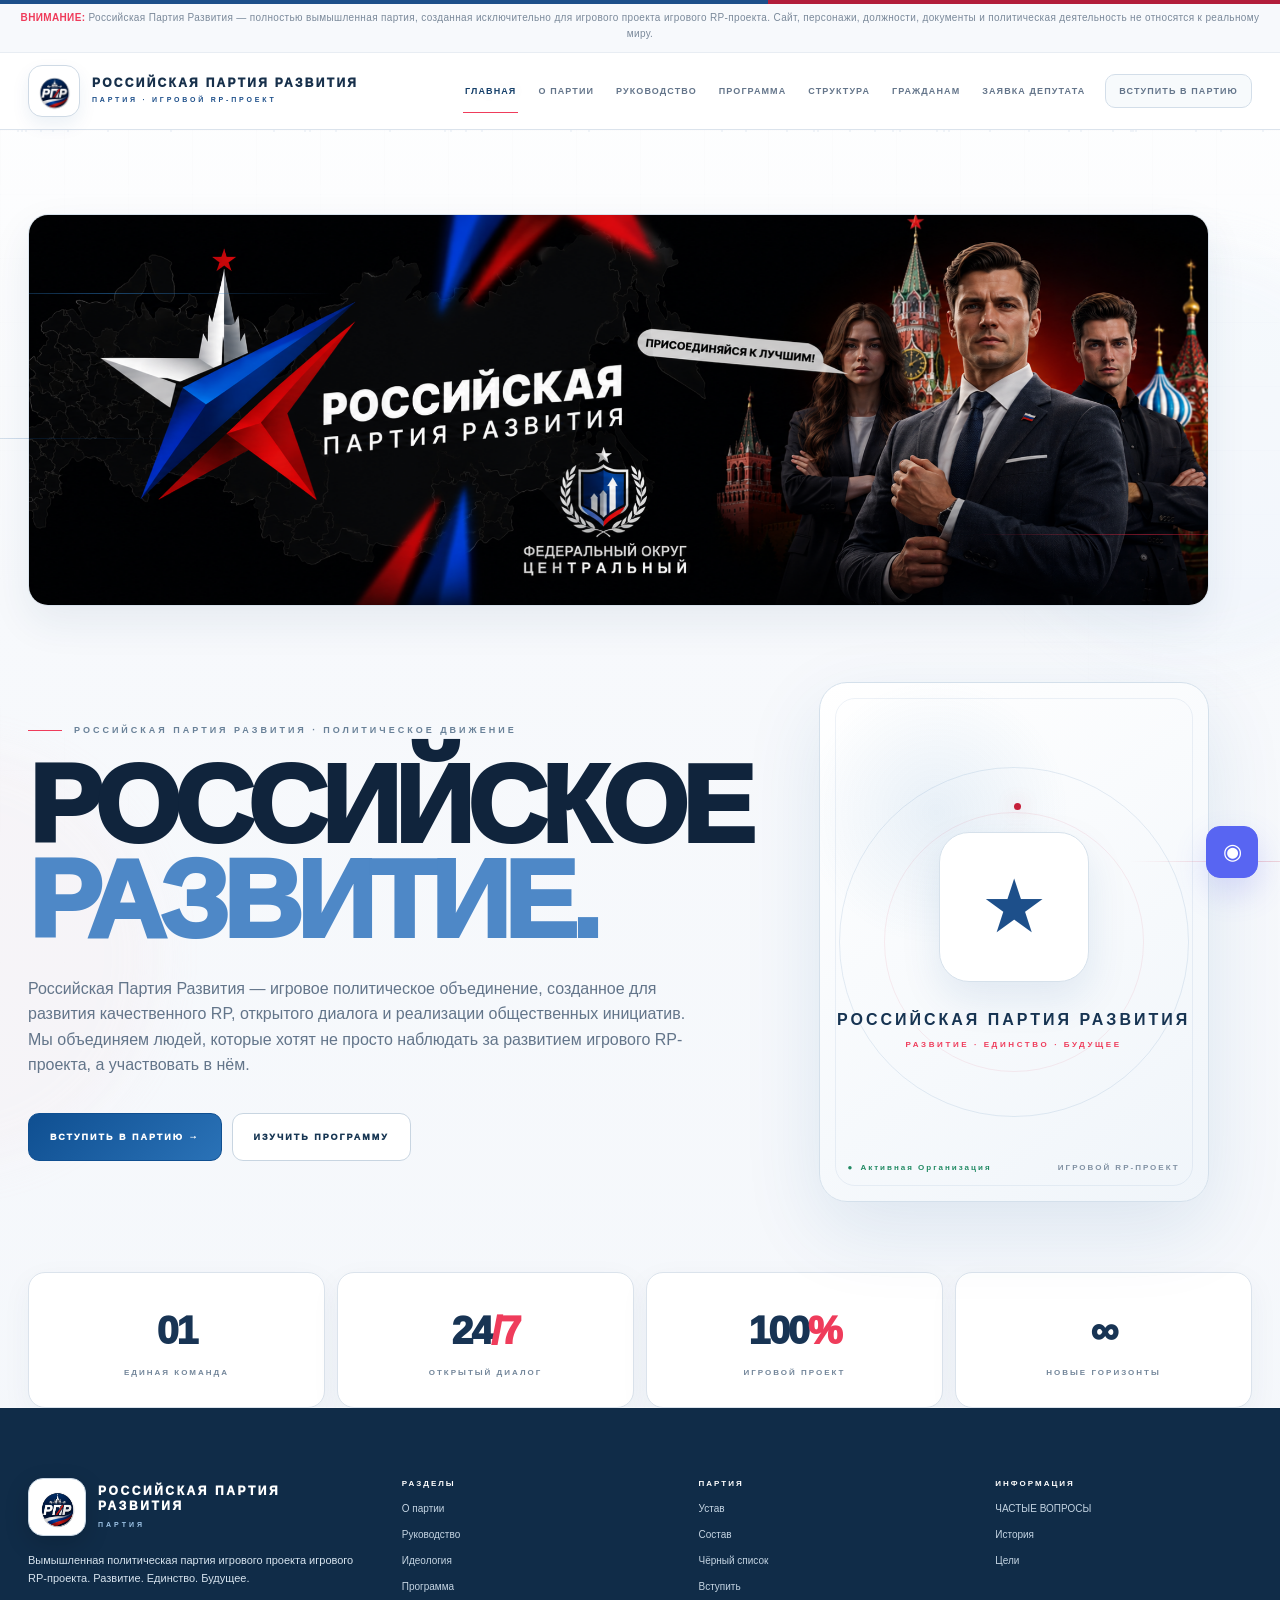
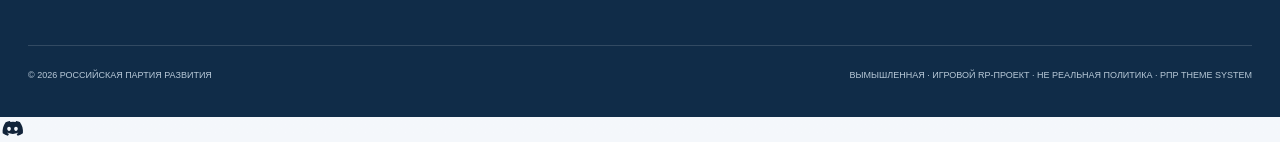
<file: index.html>
<head>
    <meta charset="UTF-8">
    <meta name="viewport" content="width=device-width,initial-scale=1.0">

    <link rel="icon" href="./favicon.png?v=2" type="image/png">

    <title>Российская Партия Развития — игрового RP-проекта Live RP</title>

<head>


<style>
/* =========================================================
   РОССИЙСКАЯ ПАРТИЯ РАЗВИТИЯ
   Long-form single page design
   Fictional game project — игрового RP-проекта
   ========================================================= */

:root{
  --bg:#03070d;
  --bg2:#07111f;
  --panel:#091827;
  --panel2:#0d2034;
  --line:rgba(156,178,204,.16);
  --line2:rgba(255,255,255,.08);
  --text:#f4f7fb;
  --muted:#94a4b7;
  --muted2:#66778c;
  --red:#c5233d;
  --red2:#ed3a55;
  --blue:#173d68;
  --blue2:#2b659e;
  --white:#fff;
  --green:#38c985;
  --shadow:0 30px 90px rgba(0,0,0,.38);
  --radius:18px;
  --max:1240px;
}

*{box-sizing:border-box;margin:0;padding:0}
html{scroll-behavior:smooth}
body{
  min-height:100vh;
  overflow-x:hidden;
  background:
    radial-gradient(circle at 50% -20%,rgba(35,80,130,.32),transparent 38%),
    radial-gradient(circle at 0% 35%,rgba(197,35,61,.08),transparent 28%),
    var(--bg);
  color:var(--text);
  font-family:Inter,Segoe UI,Arial,sans-serif;
  line-height:1.6;
}
body.modal-open{overflow:hidden}
a{color:inherit;text-decoration:none}
button,input,textarea{font:inherit}
button{cursor:pointer}
::selection{background:var(--red);color:#fff}
::-webkit-scrollbar{width:8px}
::-webkit-scrollbar-track{background:#02050a}
::-webkit-scrollbar-thumb{background:#243950;border-radius:20px}
::-webkit-scrollbar-thumb:hover{background:var(--red)}

#progress{
  position:fixed;top:0;left:0;z-index:9999;
  width:0;height:3px;background:linear-gradient(90deg,var(--red),#fff,var(--red2));
  box-shadow:0 0 18px rgba(237,58,85,.7);
}
#loader{
  position:fixed;inset:0;z-index:9998;
  display:flex;align-items:center;justify-content:center;
  background:#03070d;
  transition:opacity .7s,visibility .7s;
}
#loader.hide{opacity:0;visibility:hidden}
.loader-inner{text-align:center}
.loader-mark{
  width:76px;height:76px;margin:auto;
  display:grid;place-items:center;
  border:1px solid rgba(20,63,105,.16);
  background:#fff;
  padding:14px;
  overflow:hidden;
  box-shadow:0 10px 30px rgba(20,63,105,.10);
}
.loader-name{
  margin-top:20px;
  font-size:11px;font-weight:900;letter-spacing:5px;
}
.loader-line{
  width:180px;height:2px;margin:16px auto 0;
  overflow:hidden;background:#152438;
}
.loader-line:after{
  content:"";display:block;width:50%;height:100%;
  background:var(--red);animation:loader 1.1s infinite;
}
@keyframes pulseMark{50%{transform:scale(1.08);box-shadow:0 0 45px rgba(197,35,61,.22)}}
@keyframes loader{0%{transform:translateX(-110%)}100%{transform:translateX(220%)}}

.disclaimer{
  position:relative;z-index:100;
  padding:9px 20px;
  text-align:center;
  background:#02050a;
  border-bottom:1px solid var(--line2);
  color:#8291a3;
  font-size:10px;
  letter-spacing:.35px;
}
.disclaimer strong{color:var(--red2);font-weight:900}

.header{
  position:sticky;top:0;z-index:100;
  border-bottom:1px solid rgba(255,255,255,.07);
  background:rgba(3,7,13,.78);
  backdrop-filter:blur(18px);
}
.header.scrolled{box-shadow:0 15px 50px rgba(0,0,0,.3)}
.header-inner{
  max-width:var(--max);height:82px;margin:auto;padding:0 24px;
  display:flex;align-items:center;justify-content:space-between;gap:30px;
}
.brand{display:flex;align-items:center;gap:13px;min-width:220px}
.brand-logo{
  width:52px;height:52px;display:grid;place-items:center;
  border:1px solid rgba(255,255,255,.14);
  background:linear-gradient(145deg,#102b48,#06101c);
  box-shadow:inset 0 0 25px rgba(255,255,255,.025),0 8px 30px rgba(0,0,0,.22);
  overflow:hidden;
}
.brand-logo svg{width:43px;height:43px;display:block;filter:drop-shadow(0 3px 8px rgba(0,0,0,.35))}
.brand-logo .logo-red{fill:#c5233d}
.brand-logo .logo-white{fill:#fff}
.brand-logo .logo-blue{fill:#173d68}
.brand-logo .logo-line{fill:none;stroke:#fff;stroke-width:1.7;stroke-linecap:round;stroke-linejoin:round}
.brand-title{font-size:12px;font-weight:950;letter-spacing:3px;line-height:1}
.brand-sub{margin-top:5px;color:var(--red2);font-size:7px;font-weight:900;letter-spacing:4px}
.nav{display:flex;align-items:center;gap:21px}
.nav a{
  position:relative;color:#8f9fb1;font-size:9px;font-weight:900;letter-spacing:1.3px;
  transition:.25s;
}
.nav a:after{
  content:"";position:absolute;left:0;bottom:-8px;width:0;height:1px;
  background:var(--red2);transition:.25s;
}
.nav a:hover{color:#fff}
.nav a:hover:after{width:100%}
.menu-btn{
  display:none;width:44px;height:44px;border:1px solid var(--line);
  background:#091625;color:#fff;font-size:20px;
}

.container{max-width:var(--max);margin:auto;padding:0 24px}
.section{position:relative;padding:120px 0;border-top:1px solid rgba(255,255,255,.055)}
.section-head{max-width:760px}
.kicker{
  color:var(--red2);font-size:9px;font-weight:950;letter-spacing:4px;
  text-transform:uppercase;
}
.title{
  margin-top:12px;font-size:clamp(38px,5vw,66px);line-height:.98;
  letter-spacing:-2.5px;
}
.title span{color:var(--red2)}
.desc{margin-top:18px;color:var(--muted);font-size:14px;max-width:700px}

.hero{
  min-height:calc(100vh - 110px);
  position:relative;display:grid;grid-template-columns:1.15fr .85fr;
  align-items:center;gap:60px;padding-top:90px;padding-bottom:90px;
}
.hero-bg{
  position:absolute;inset:0;pointer-events:none;overflow:hidden;
}
.glow{
  position:absolute;width:500px;height:500px;border-radius:50%;
  filter:blur(30px);opacity:.13;
  background:var(--red);right:-120px;top:10%;
  animation:float 9s ease-in-out infinite;
}
.glow.blue{left:-260px;top:45%;background:#2775b8;animation-delay:-3s}
@keyframes float{50%{transform:translate(30px,-25px) scale(1.08)}}
.grid-bg{
  position:absolute;inset:0;opacity:.16;
  background-image:
    linear-gradient(rgba(255,255,255,.045) 1px,transparent 1px),
    linear-gradient(90deg,rgba(255,255,255,.045) 1px,transparent 1px);
  background-size:55px 55px;
  mask-image:linear-gradient(to bottom,black,transparent 85%);
}
.hero-copy{position:relative;z-index:2}
.hero-kicker{display:flex;align-items:center;gap:12px;color:#a7b5c5;font-size:9px;font-weight:900;letter-spacing:4px}
.hero-kicker:before{content:"";width:34px;height:1px;background:var(--red2)}
.hero h1{
  margin-top:21px;font-size:clamp(62px,9vw,122px);line-height:.82;
  letter-spacing:-7px;font-weight:950;
}
.hero h1 span{color:var(--red2)}
.hero-lead{max-width:690px;margin-top:28px;color:#a5b2c1;font-size:16px}
.hero-actions{display:flex;gap:12px;flex-wrap:wrap;margin-top:35px}
.btn{
  position:relative;display:inline-flex;align-items:center;justify-content:center;gap:9px;
  min-height:50px;padding:0 22px;border:1px solid #2b425c;
  background:#091625;color:#fff;font-size:9px;font-weight:950;letter-spacing:2px;
  overflow:hidden;transition:.25s;
}
.btn:before{
  content:"";position:absolute;inset:0;transform:translateX(-105%);
  background:linear-gradient(90deg,transparent,rgba(255,255,255,.1),transparent);
  transition:.5s;
}
.btn:hover:before{transform:translateX(105%)}
.btn:hover{transform:translateY(-3px);border-color:#4a6683}
.btn-primary{background:linear-gradient(135deg,#a81932,#d52b46);border-color:#c42b43}
.btn-primary:hover{box-shadow:0 14px 35px rgba(197,35,61,.24)}

.hero-panel{
  position:relative;min-height:500px;display:grid;place-items:center;
  border:1px solid #233b55;background:
  radial-gradient(circle at center,rgba(32,73,115,.45),transparent 48%),
  linear-gradient(145deg,#0c1d30,#050c15);
  box-shadow:var(--shadow);overflow:hidden;
}
.hero-panel:before{
  content:"";position:absolute;inset:18px;border:1px solid rgba(255,255,255,.06);
}
.orbit{
  position:absolute;width:350px;height:350px;border:1px solid rgba(255,255,255,.12);
  border-radius:50%;animation:spin 18s linear infinite;
}
.orbit:after{
  content:"";position:absolute;width:7px;height:7px;border-radius:50%;
  top:10%;left:50%;background:#fff;box-shadow:0 0 18px #fff;
}
.orbit.two{width:260px;height:260px;animation-direction:reverse;animation-duration:13s}
@keyframes spin{to{transform:rotate(360deg)}}
.emblem{text-align:center;position:relative;z-index:2}
.emblem-icon{
  width:150px;height:150px;margin:auto;display:grid;place-items:center;
  border:1px solid #40566d;background:rgba(3,9,16,.55);
  box-shadow:0 0 70px rgba(197,35,61,.12);
  font-size:74px;animation:emblemFloat 5s ease-in-out infinite;
}
@keyframes emblemFloat{50%{transform:translateY(-8px)}}
.emblem h2{margin-top:25px;font-size:16px;letter-spacing:5px}
.emblem p{margin-top:7px;color:var(--red2);font-size:8px;font-weight:900;letter-spacing:3px}
.panel-tag{
  position:absolute;bottom:24px;left:24px;right:24px;
  display:flex;justify-content:space-between;gap:15px;
  color:#66788e;font-size:8px;font-weight:900;letter-spacing:2px;
}
.status-dot{color:#68dba4}.status-dot:before{content:"●";margin-right:6px}

.stat-grid{
  display:grid;grid-template-columns:repeat(4,1fr);gap:1px;
  margin-top:55px;background:var(--line);
  border:1px solid var(--line);
}
.stat{
  padding:30px;background:rgba(7,17,31,.8);text-align:center;
  transition:.3s;
}
.stat:hover{background:#0c1e31}
.stat-number{font-size:39px;font-weight:950;letter-spacing:-2px}
.stat-number span{color:var(--red2)}
.stat-label{margin-top:5px;color:var(--muted2);font-size:8px;font-weight:900;letter-spacing:2px}

.cards{display:grid;grid-template-columns:repeat(3,1fr);gap:16px;margin-top:45px}
.card{
  position:relative;padding:30px;min-height:205px;
  border:1px solid var(--line);background:linear-gradient(145deg,#0a1a2b,#06101b);
  overflow:hidden;transition:.35s;
}
.card:before{
  content:"";position:absolute;left:0;top:0;width:0;height:2px;background:var(--red2);transition:.35s;
}
.card:after{
  content:"";position:absolute;width:120px;height:120px;right:-65px;bottom:-65px;
  border-radius:50%;background:rgba(255,255,255,.025);
}
.card:hover{transform:translateY(-7px);border-color:#35516d;box-shadow:0 20px 50px rgba(0,0,0,.25)}
.card:hover:before{width:100%}
.card-index{color:var(--red2);font-size:8px;font-weight:950;letter-spacing:3px}
.card h3{margin-top:16px;font-size:20px;line-height:1.15}
.card p{margin-top:11px;color:var(--muted);font-size:12px}
.card-icon{
  width:43px;height:43px;display:grid;place-items:center;
  margin-bottom:20px;border:1px solid var(--line);background:#071321;font-size:18px;
}
.card.wide{grid-column:span 2}

.timeline{position:relative;margin-top:55px;padding-left:30px}
.timeline:before{
  content:"";position:absolute;left:7px;top:0;bottom:0;width:1px;background:var(--line);
}
.timeline-item{position:relative;padding:0 0 42px 35px}
.timeline-item:before{
  content:"";position:absolute;left:-29px;top:5px;width:11px;height:11px;
  border:2px solid var(--red2);background:var(--bg);border-radius:50%;
  box-shadow:0 0 0 6px rgba(197,35,61,.08);
}
.timeline-year{color:var(--red2);font-size:9px;font-weight:950;letter-spacing:3px}
.timeline h3{margin-top:7px;font-size:22px}
.timeline p{margin-top:7px;color:var(--muted);font-size:13px;max-width:760px}

.people{display:grid;grid-template-columns:repeat(3,1fr);gap:16px;margin-top:45px}
.person{
  position:relative;min-height:330px;padding:30px;
  border:1px solid var(--line);background:#081725;overflow:hidden;
}
.person-portrait{
  height:130px;display:grid;place-items:center;margin-bottom:24px;
  background:linear-gradient(145deg,#122c48,#07111e);
  border:1px solid var(--line);font-size:55px;
}
.person-role{color:var(--red2);font-size:8px;font-weight:950;letter-spacing:2px}
.person h3{margin-top:9px;font-size:20px}
.person p{margin-top:9px;color:var(--muted);font-size:12px}

.quote{
  margin-top:45px;padding:32px;border-left:3px solid var(--red2);
  background:linear-gradient(90deg,#0c1c2e,transparent);
}
.quote p{font-size:21px;font-weight:800;letter-spacing:-.4px}
.quote small{display:block;margin-top:10px;color:var(--red2);font-size:8px;font-weight:900;letter-spacing:2px}

.program{display:grid;grid-template-columns:1fr 1fr;gap:16px;margin-top:45px}
.program-item{
  display:grid;grid-template-columns:55px 1fr;gap:18px;padding:25px;
  border:1px solid var(--line);background:#081725;transition:.3s;
}
.program-item:hover{transform:translateX(5px);border-color:#35516d}
.program-num{
  width:44px;height:44px;display:grid;place-items:center;
  background:#0c2035;color:var(--red2);font-weight:950;font-size:11px;
}
.program h3{font-size:17px}
.program p{margin-top:6px;color:var(--muted);font-size:12px}

.charter{margin-top:45px;border:1px solid var(--line);background:#071321}
.charter-row{
  display:grid;grid-template-columns:140px 1fr;gap:30px;
  padding:28px;border-bottom:1px solid var(--line);
}
.charter-row:last-child{border-bottom:0}
.charter-tag{color:var(--red2);font-size:8px;font-weight:950;letter-spacing:2px}
.charter h3{font-size:17px}
.charter p{margin-top:7px;color:var(--muted);font-size:12px}

.table-wrap{margin-top:45px;overflow:auto;border:1px solid var(--line)}
table{width:100%;min-width:700px;border-collapse:collapse;background:#081725}
th,td{padding:16px 18px;text-align:left;border-bottom:1px solid var(--line);font-size:11px}
th{background:#0c1d30;color:#fff;font-size:8px;letter-spacing:2px}
td{color:#9aa9b9}
tr:hover td{background:rgba(255,255,255,.018)}
.signature{font-family:Georgia,serif;font-style:italic;color:#dbe4ee}
.empty{color:var(--red2);font-weight:900}

.faq{margin-top:45px;display:grid;gap:10px}
.faq-item{border:1px solid var(--line);background:#081725}
.faq-q{
  width:100%;padding:20px 22px;border:0;background:none;color:#fff;
  display:flex;justify-content:space-between;gap:20px;text-align:left;
  font-size:12px;font-weight:900;
}
.faq-q span:last-child{color:var(--red2);font-size:18px;transition:.3s}
.faq-item.open .faq-q span:last-child{transform:rotate(45deg)}
.faq-a{max-height:0;overflow:hidden;transition:max-height .35s}
.faq-a-inner{padding:0 22px 20px;color:var(--muted);font-size:12px}

.join{
  position:relative;overflow:hidden;
  background:
    radial-gradient(circle at 80% 20%,rgba(197,35,61,.16),transparent 35%),
    linear-gradient(145deg,#0b1e32,#050c15);
  border:1px solid #29435d;
  padding:65px;
}
.join-grid{display:grid;grid-template-columns:1fr .9fr;gap:55px;align-items:center}
.join h2{margin-top:12px;font-size:clamp(42px,6vw,72px);line-height:.9;letter-spacing:-3px}
.join h2 span{color:var(--red2)}
.join p{margin-top:18px;color:var(--muted);font-size:13px}
.join-points{display:grid;gap:11px;margin-top:25px}
.join-point{display:flex;gap:11px;color:#b9c4d1;font-size:11px}
.join-point b{color:var(--red2)}
.join-card{
  padding:30px;border:1px solid var(--line);background:rgba(3,8,14,.5);
}
.join-card h3{font-size:20px}
.join-card p{font-size:11px}

.modal{
  position:fixed;inset:0;z-index:5000;display:none;align-items:center;justify-content:center;
  padding:20px;background:rgba(0,0,0,.84);backdrop-filter:blur(14px);
}
.modal.active{display:flex}
.modal-box{
  position:relative;width:100%;max-width:650px;max-height:92vh;overflow:auto;
  padding:38px;background:linear-gradient(145deg,#0d2034,#06101b);
  border:1px solid #34506c;box-shadow:0 40px 120px rgba(0,0,0,.6);
  animation:modalIn .35s ease;
}
@keyframes modalIn{from{opacity:0;transform:translateY(20px) scale(.98)}to{opacity:1;transform:none}}
.modal-close{
  position:absolute;top:15px;right:15px;width:38px;height:38px;
  border:1px solid var(--line);background:#081522;color:#fff;font-size:20px;
}
.modal-close:hover{background:var(--red)}
.modal-title{margin-top:10px;font-size:42px;line-height:1}
.modal-title span{color:var(--red2)}
.form{margin-top:28px}
.form-group{margin-bottom:17px}
.form-group label{display:block;margin-bottom:7px;color:#dbe2eb;font-size:8px;font-weight:950;letter-spacing:2px}
.form-control{
  width:100%;padding:14px 15px;outline:0;
  color:#fff;background:#050d16;border:1px solid #263d55;
  transition:.2s;
}
.form-control:focus{border-color:var(--red2);box-shadow:0 0 0 3px rgba(197,35,61,.08)}
textarea.form-control{min-height:120px;resize:vertical}
.form-note{margin-top:11px;color:#64758a;font-size:9px}
.form-message{display:none;margin-bottom:14px;padding:12px;font-size:11px}
.form-message.success{display:block;background:#0c2a20;border:1px solid #287d5b;color:#7ee1b0}
.form-message.error{display:block;background:#2b1118;border:1px solid #a52339;color:#ff8799}
.submit{
  width:100%;min-height:52px;border:0;background:linear-gradient(135deg,#a81932,#d52b46);
  color:#fff;font-size:9px;font-weight:950;letter-spacing:2px;
}
.submit:disabled{opacity:.6;cursor:wait}

.footer{
  padding:70px 0 35px;background:#02050a;border-top:1px solid var(--line);
}
.footer-grid{display:grid;grid-template-columns:1.3fr repeat(3,1fr);gap:40px}
.footer-brand p{margin-top:15px;color:#66778c;font-size:11px;max-width:350px}
.footer-col h4{font-size:8px;letter-spacing:2px;color:#fff}
.footer-col a{display:block;margin-top:10px;color:#65768a;font-size:10px;transition:.2s}
.footer-col a:hover{color:#fff;transform:translateX(3px)}
.footer-bottom{
  margin-top:50px;padding-top:22px;border-top:1px solid var(--line);
  display:flex;justify-content:space-between;gap:20px;color:#536477;font-size:9px;
}

.reveal{opacity:0;transform:translateY(24px);transition:opacity .8s ease,transform .8s ease}
.reveal.visible{opacity:1;transform:none}
.delay-1{transition-delay:.08s}.delay-2{transition-delay:.16s}.delay-3{transition-delay:.24s}

.toast{
  position:fixed;right:22px;bottom:22px;z-index:7000;
  max-width:330px;padding:15px 18px;border:1px solid #314a63;
  background:#081725;box-shadow:var(--shadow);font-size:11px;
  transform:translateY(20px);opacity:0;pointer-events:none;transition:.3s;
}
.toast.show{transform:none;opacity:1}
.toast.success{border-color:#2b8a65}
.toast.error{border-color:#a72a40}

.back-top{
  position:fixed;right:22px;bottom:22px;z-index:80;
  width:42px;height:42px;border:1px solid var(--line);
  background:#081522;color:#fff;opacity:0;pointer-events:none;transition:.3s;
}
.back-top.show{opacity:1;pointer-events:auto}
.back-top:hover{background:var(--red)}

.particles{position:absolute;inset:0;overflow:hidden;pointer-events:none}
.particle{
  position:absolute;width:2px;height:2px;background:#fff;border-radius:50%;opacity:.35;
  animation:particleMove linear infinite;
}
@keyframes particleMove{
  from{transform:translateY(110vh);opacity:0}
  15%{opacity:.35}85%{opacity:.35}
  to{transform:translateY(-20vh);opacity:0}
}


.theme-switcher-label{display:none}
  .theme-btn{width:32px;height:32px}
  .theme-name{display:none}
}


/* =========================================================
   РПР FOOTER THEME LAB
   ========================================================= */
.rpr-оформление-lab{
  margin:52px 0 0;
  padding:0 0 34px;
}
.rpr-оформление-lab-inner{
  max-width:1180px;
  margin:0 auto;
  padding:20px;
  border:1px solid var(--line);
  background:linear-gradient(135deg,rgba(255,255,255,.035),rgba(255,255,255,.012));
  box-shadow:0 18px 60px rgba(0,0,0,.2);
  position:relative;
  overflow:hidden;
}
.rpr-оформление-lab-inner:before{
  content:"";
  position:absolute;
  inset:-50%;
  background:conic-gradient(from 90deg,transparent,rgba(197,35,61,.12),transparent,rgba(44,92,139,.12),transparent);
  animation:rprThemeSpin 16s linear infinite;
  pointer-events:none;
}
.rpr-оформление-lab-content{position:relative;z-index:1}
.rpr-оформление-lab-head{
  display:flex;justify-content:space-between;align-items:end;gap:20px;
  margin-bottom:14px;
}
.rpr-оформление-kicker{
  color:#6f8297;font-size:8px;font-weight:950;letter-spacing:2.4px;
}
.rpr-оформление-title{
  margin-top:5px;font-size:18px;font-weight:950;letter-spacing:.5px;
}
.rpr-оформление-current{
  font-size:8px;font-weight:950;letter-spacing:1.5px;color:var(--red2);
}
.rpr-оформление-grid{
  display:grid;grid-template-columns:repeat(5,1fr);gap:8px;
}
.rpr-оформление-card{
  position:relative;min-height:76px;padding:10px;
  border:1px solid rgba(255,255,255,.08);
  background:#07111d;color:#dce6ef;
  cursor:pointer;text-align:left;overflow:hidden;
  transition:transform .25s,border-color .25s,box-shadow .25s;
}
.rpr-оформление-card:hover{transform:translateY(-4px);border-color:rgba(255,255,255,.25)}
.rpr-оформление-card.active{
  border-color:var(--red2);
  box-shadow:0 0 0 1px rgba(197,35,61,.15),0 12px 35px rgba(0,0,0,.25);
}
.rpr-оформление-preview{
  height:26px;margin-bottom:8px;
  background:linear-gradient(100deg,var(--c1),var(--c2),var(--c3),var(--c1));
  background-size:300% 100%;
  animation:rprGradient 5s ease infinite;
}
.rpr-оформление-card strong{display:block;font-size:8px;letter-spacing:1.2px}
.rpr-оформление-card span{display:block;margin-top:3px;color:#6f8297;font-size:7px}
@keyframes rprGradient{0%{background-position:0%}50%{background-position:100%}100%{background-position:0%}}
@keyframes rprThemeSpin{to{transform:rotate(360deg)}}

body[data-theme="federal"]{
  --bg:#020812;--bg2:#06162b;--panel:#091b31;--panel2:#102b49;
  --red:#b21d3b;--red2:#ef3c5b;--blue:#1d4f8a;--blue2:#4e88c7;
}
body[data-theme="liberty"]{
  --bg:#050a07;--bg2:#0d170e;--panel:#101d12;--panel2:#1b2d1a;
  --red:#729b4a;--red2:#a9d06c;--blue:#315b3a;--blue2:#63915d;
}
body[data-theme="executive"]{
  --bg:#090704;--bg2:#171006;--panel:#1c1409;--panel2:#2d210d;
  --red:#b27a26;--red2:#e2ac4b;--blue:#58401b;--blue2:#96702d;
}
body[data-theme="ocean"]{
  --bg:#020b10;--bg2:#05202a;--panel:#07303a;--panel2:#0c4551;
  --red:#17b8c7;--red2:#62e8ef;--blue:#176d8c;--blue2:#36a9c6;
}
body[data-theme="federal"] .btn-primary{background:linear-gradient(135deg,#94132f,#ef3c5b)}
body[data-theme="liberty"] .btn-primary{background:linear-gradient(135deg,#557b39,#a9d06c)}
body[data-theme="executive"] .btn-primary{background:linear-gradient(135deg,#7e5519,#e2ac4b)}
body[data-theme="ocean"] .btn-primary{background:linear-gradient(135deg,#0b7183,#62e8ef);color:#031014}
body[data-theme="liberty"] .glow{background:#729b4a}
body[data-theme="executive"] .glow{background:#b27a26}
body[data-theme="ocean"] .glow{background:#17b8c7}
body[data-theme="ocean"] .glow.blue{background:#176d8c}

@media(max-width:800px){
  .rpr-оформление-grid{grid-template-columns:repeat(3,1fr)}
  .rpr-оформление-lab-head{align-items:start;flex-direction:column;gap:6px}
}
@media(max-width:500px){
  .rpr-оформление-grid{grid-template-columns:repeat(2,1fr)}
  .rpr-оформление-lab-inner{padding:14px}
}

@media(max-width:1000px){
  .nav{display:none}
  .menu-btn{display:block}
  .hero{grid-template-columns:1fr}
  .hero-panel{min-height:420px}
  .cards{grid-template-columns:1fr 1fr}
  .people{grid-template-columns:1fr 1fr}
  .stat-grid{grid-template-columns:1fr 1fr}
  .footer-grid{grid-template-columns:1fr 1fr}
}
@media(max-width:700px){
  .section{padding:80px 0}
  .hero{padding-top:65px}
  .hero h1{letter-spacing:-4px}
  .cards,.people,.program,.join-grid{grid-template-columns:1fr}
  .card.wide{grid-column:auto}
  .stat-grid{grid-template-columns:1fr 1fr}
  .charter-row{grid-template-columns:1fr;gap:9px}
  .join{padding:32px 24px}
  .footer-grid{grid-template-columns:1fr}
  .footer-bottom{flex-direction:column}
  .header-inner{height:70px}
}
@media(max-width:450px){
  .container{padding:0 16px}
  .hero h1{font-size:57px}
  .hero-panel{min-height:350px}
  .orbit{width:270px;height:270px}
  .orbit.two{width:205px;height:205px}
  .emblem-icon{width:120px;height:120px;font-size:58px}
  .stat-grid{grid-template-columns:1fr}
  .modal-box{padding:30px 20px}
}

\n/* =========================================================\n   RPR WHITE / BLUE / RED THEME OVERRIDE\n   ========================================================= */\n:root{\n  --bg:#f5f8fc;\n  --bg2:#ffffff;\n  --panel:#ffffff;\n  --panel2:#eef4fa;\n  --line:rgba(20,63,105,.14);\n  --line2:rgba(20,63,105,.10);\n  --text:#122238;\n  --muted:#5f7085;\n  --muted2:#7b8b9f;\n  --red:#c8203f;\n  --red2:#e52f4d;\n  --blue:#164f8a;\n  --blue2:#2b72b8;\n  --white:#fff;\n  --green:#249968;\n  --shadow:0 25px 70px rgba(20,63,105,.13);\n}\nhtml,body{background:#f5f8fc;color:var(--text)}\nbody{background:radial-gradient(circle at 50% -20%,rgba(43,114,184,.12),transparent 38%),radial-gradient(circle at 0% 35%,rgba(200,32,63,.07),transparent 28%),#f5f8fc}\n.header{background:rgba(255,255,255,.90);border-bottom:1px solid rgba(20,63,105,.12)}\n.header.scrolled{box-shadow:0 15px 50px rgba(20,63,105,.12)}\n.brand-logo{background:linear-gradient(145deg,#fff,#eaf2f9);border-color:rgba(20,63,105,.16);box-shadow:inset 0 0 25px rgba(20,63,105,.03),0 8px 30px rgba(20,63,105,.10)}\n.brand-title{color:#142b45}.brand-sub,.kicker,.hero h1 span,.title span,.card-index,.timeline-year,.person-role,.program-num,.charter-tag,.quote small,.emblem p{color:var(--red2)}\n.nav a{color:#52677e}.nav a:hover{color:#164f8a}.nav a:after{background:var(--red2)}\n.menu-btn{background:#fff;color:#164f8a;border-color:rgba(20,63,105,.16)}\n.disclaimer{background:#fff;color:#65778c;border-bottom-color:rgba(20,63,105,.10)}\n.disclaimer strong{color:var(--red2)}\n#loader{background:#fff}.loader-mark{background:linear-gradient(145deg,#fff,#eaf2f9);border-color:rgba(20,63,105,.16);color:#164f8a}.loader-line{background:#dbe6f0}\n.grid-bg{opacity:.55;background-image:linear-gradient(rgba(20,63,105,.045) 1px,transparent 1px),linear-gradient(90deg,rgba(20,63,105,.045) 1px,transparent 1px)}\n.hero-kicker{color:#60738a}.hero-lead,.desc,.card p,.timeline p,.person p,.program p,.charter p,.join p{color:#5f7085}\n.hero-panel{border-color:rgba(20,63,105,.16);background:radial-gradient(circle at center,rgba(43,114,184,.12),transparent 48%),linear-gradient(145deg,#fff,#edf4fa);box-shadow:var(--shadow)}\n.hero-panel:before{border-color:rgba(20,63,105,.10)}\n.orbit{border-color:rgba(20,63,105,.14)}.orbit:after{background:#164f8a;box-shadow:0 0 18px rgba(22,79,138,.35)}\n.emblem-icon{border-color:rgba(20,63,105,.18);background:rgba(255,255,255,.8);box-shadow:0 0 70px rgba(200,32,63,.10)}\n.emblem h2{color:#142b45}.panel-tag{color:#71849a}\n.btn{background:#fff;color:#173452;border-color:#b9cadb}.btn:hover{border-color:#164f8a;box-shadow:0 12px 30px rgba(20,63,105,.10)}\n.btn-primary,.submit{background:linear-gradient(135deg,#164f8a,#2369a8);border-color:#164f8a;color:#fff}.btn-primary:hover{box-shadow:0 14px 35px rgba(22,79,138,.22)}\n.stat-grid{background:rgba(20,63,105,.14);border-color:rgba(20,63,105,.14)}\n.stat{background:#fff}.stat:hover{background:#f0f6fb}.stat-label{color:#71849a}.stat-number{color:#142b45}.stat-number span{color:var(--red2)}\n.card,.person,.program-item,.charter,.table-wrap,.faq-item,.join-card{background:#fff;border-color:rgba(20,63,105,.14);box-shadow:0 12px 35px rgba(20,63,105,.05)}\n.card:hover{border-color:#7da3c8;box-shadow:0 20px 50px rgba(20,63,105,.10)}\n.card-icon,.person-portrait,.program-num{background:#eef5fb;border-color:rgba(20,63,105,.13)}\n.timeline:before{background:rgba(20,63,105,.16)}.timeline-item:before{background:#fff;border-color:var(--red2)}\n.quote{background:linear-gradient(90deg,#edf4fa,transparent);border-left-color:var(--red2)}.quote p{color:#183451}\n.charter-row{border-bottom-color:rgba(20,63,105,.12)}\nth{background:#164f8a;color:#fff}td{color:#5f7085}tr:hover td{background:#f4f8fc}\n.faq-item{background:#fff}.faq-q{color:#173452}.faq-q span:last-child{color:var(--red2)}\n.join{background:radial-gradient(circle at 80% 20%,rgba(200,32,63,.10),transparent 35%),linear-gradient(145deg,#fff,#edf4fa);border-color:#b7ccdf}.join h2{color:#173452}.join h2 span{color:var(--red2)}.join-point{color:#536980}.join-point b{color:var(--red2)}\n.modal{background:rgba(12,31,52,.55)}.modal-box{background:linear-gradient(145deg,#fff,#edf4fa);border-color:#aac1d7;box-shadow:0 40px 120px rgba(20,63,105,.25)}.modal-close{background:#fff;color:#164f8a;border-color:#c3d2e0}.form-control{background:#fff;color:#173452;border-color:#b9cadb}.form-control:focus{border-color:#164f8a;box-shadow:0 0 0 3px rgba(22,79,138,.08)}.form-group label{color:#415a73}\n.footer{background:#102a46;border-top-color:#183e62}.footer-col h4,.footer-brand p,.footer-col a{color:#d9e5f0}.footer-col a:hover{color:#fff}.footer-bottom{border-top-color:rgba(255,255,255,.15);color:#aebfd0}\n.rpr-оформление-lab-inner{background:linear-gradient(135deg,rgba(255,255,255,.96),rgba(238,245,251,.96));border-color:rgba(20,63,105,.14)}.rpr-оформление-card{background:#fff;color:#173452;border-color:rgba(20,63,105,.13)}.rpr-оформление-card span{color:#71849a}\n.ai-launcher{background:linear-gradient(145deg,#164f8a,#0d3157);border-color:#2b72b8;box-shadow:0 14px 45px rgba(20,63,105,.25)}.ai-window{background:#fff;border-color:#a9bfd3;box-shadow:0 35px 100px rgba(20,63,105,.22)}.ai-head{background:#164f8a}.ai-messages{background:#f5f8fc}.ai-msg.bot{background:#fff;color:#27445f;border-color:#d1ddea}.ai-input,.ai-note{background:#eef4fa}.ai-input textarea{background:#fff;color:#173452;border-color:#b9cadb}.ai-suggest{background:#fff;color:#52677e;border-color:#c5d3e0}.discord-notice{background:linear-gradient(145deg,#fff,#edf4fa);border-color:#b6cadc}.discord-notice p{color:#5f7085}.discord-dismiss{background:#fff;color:#60738a;border-color:#c5d3e0}\n.back-top{background:#164f8a;border-color:#2b72b8;color:#fff}.toast{background:#fff;color:#173452;border-color:#b6cadc}\n
/* =========================================================
   AI-ПОМОЩНИК РПР + DISCORD LIVE NOTIFICATIONS
   Added enhancement
   ========================================================= */
.ai-launcher{
  position:fixed;left:22px;bottom:22px;z-index:4100;
  width:58px;height:58px;border-radius:50%;border:1px solid #415d79;
  background:linear-gradient(145deg,#0d2944,#07111d);color:#fff;
  display:grid;place-items:center;font-size:25px;
  box-shadow:0 14px 45px rgba(0,0,0,.45),0 0 28px rgba(197,35,61,.14);
  transition:.25s;cursor:pointer;
}
.ai-launcher:hover{transform:translateY(-4px) scale(1.04);border-color:var(--red2);box-shadow:0 18px 55px rgba(0,0,0,.5),0 0 35px rgba(197,35,61,.25)}
.ai-launcher .ai-dot{position:absolute;right:1px;top:1px;width:13px;height:13px;border-radius:50%;background:#43d391;border:2px solid #07111d;box-shadow:0 0 12px rgba(67,211,145,.65)}
.ai-window{
  position:fixed;left:22px;bottom:92px;z-index:4099;width:min(390px,calc(100vw - 32px));
  height:min(610px,calc(100vh - 120px));display:none;flex-direction:column;overflow:hidden;
  border:1px solid #34516d;background:linear-gradient(145deg,#0a1a2b,#040a12);
  box-shadow:0 35px 100px rgba(0,0,0,.62);animation:aiIn .28s ease;
}
.ai-window.active{display:flex}
@keyframes aiIn{from{opacity:0;transform:translateY(14px) scale(.98)}to{opacity:1;transform:none}}
.ai-head{display:flex;align-items:center;justify-content:space-between;gap:12px;padding:16px 17px;border-bottom:1px solid var(--line);background:rgba(12,32,52,.92)}
.ai-brand{display:flex;align-items:center;gap:11px}.ai-avatar{width:38px;height:38px;display:grid;place-items:center;border:1px solid #405b75;background:#071522;font-size:19px}
.ai-brand strong{display:block;font-size:11px;letter-spacing:1.6px}.ai-brand small{display:block;margin-top:2px;color:#69dca5;font-size:8px;font-weight:800;letter-spacing:1px}
.ai-close{width:34px;height:34px;border:1px solid var(--line);background:#071522;color:#fff;font-size:18px}.ai-close:hover{background:var(--red)}
.ai-messages{flex:1;overflow:auto;padding:16px;display:flex;flex-direction:column;gap:10px;scroll-behavior:smooth}
.ai-msg{max-width:88%;padding:11px 13px;border:1px solid var(--line);font-size:11px;line-height:1.55;white-space:pre-wrap}
.ai-msg.bot{align-self:flex-start;background:#091827;color:#d9e2ec}.ai-msg.user{align-self:flex-end;background:linear-gradient(135deg,#8f172c,#c5233d);border-color:#c5233d;color:#fff}
.ai-time{display:block;margin-top:5px;color:#6f8092;font-size:7px}.ai-msg.user .ai-time{color:#f2aeb8}
.ai-typing{display:none;align-self:flex-start;padding:9px 12px;color:#8193a7;font-size:10px;border:1px solid var(--line);background:#091827}.ai-typing.show{display:block}
.ai-suggestions{display:flex;gap:6px;overflow:auto;padding:0 14px 10px}.ai-suggest{flex:0 0 auto;padding:7px 9px;border:1px solid #29425b;background:#071522;color:#aebdcb;font-size:8px;letter-spacing:.5px}.ai-suggest:hover{border-color:var(--red2);color:#fff}
.ai-input{display:flex;gap:7px;padding:12px;border-top:1px solid var(--line);background:#050d16}.ai-input textarea{flex:1;min-height:42px;max-height:100px;resize:none;padding:11px 12px;border:1px solid #263d55;outline:0;background:#030910;color:#fff;font-size:11px}.ai-input textarea:focus{border-color:var(--red2)}
.ai-send{width:46px;border:0;background:linear-gradient(135deg,#a81932,#d52b46);color:#fff;font-weight:950;font-size:15px}.ai-note{padding:0 13px 10px;background:#050d16;color:#586b7f;font-size:7px}
.discord-stack{position:fixed;right:22px;top:110px;z-index:3900;width:min(350px,calc(100vw - 32px));display:flex;flex-direction:column;gap:10px;pointer-events:none}
.discord-notice{pointer-events:auto;position:relative;padding:15px 42px 15px 15px;border:1px solid #304d69;background:linear-gradient(145deg,#0b2034,#06111d);box-shadow:0 20px 60px rgba(0,0,0,.5);animation:noticeIn .45s ease;overflow:hidden}
.discord-notice:before{content:"";position:absolute;left:0;top:0;bottom:0;width:3px;background:#5865f2}.discord-notice.hide{animation:noticeOut .35s ease forwards}
@keyframes noticeIn{from{opacity:0;transform:translateX(35px)}to{opacity:1;transform:none}}@keyframes noticeOut{to{opacity:0;transform:translateX(35px)}}
.discord-top{display:flex;align-items:center;gap:9px}.discord-icon{width:31px;height:31px;display:grid;place-items:center;background:#5865f2;color:#fff;border-radius:9px;font-weight:900}.discord-title{font-size:10px;font-weight:950;letter-spacing:1px}.discord-online{margin-left:auto;color:#6ddfa9;font-size:7px;font-weight:900}.discord-notice p{margin-top:8px;color:#91a2b4;font-size:10px;line-height:1.45}.discord-actions{display:flex;gap:7px;margin-top:11px}.discord-join{display:inline-flex;align-items:center;justify-content:center;padding:8px 11px;background:#5865f2;color:#fff;font-size:8px;font-weight:950;letter-spacing:1px}.discord-join:hover{filter:brightness(1.12);transform:translateY(-1px)}.discord-dismiss{border:1px solid var(--line);background:#071522;color:#7d8da0;padding:8px 10px;font-size:8px}.discord-x{position:absolute;right:10px;top:9px;width:25px;height:25px;border:0;background:none;color:#73869a;font-size:16px}.discord-x:hover{color:#fff}
.discord-pulse{position:fixed;right:22px;bottom:22px;z-index:3800;width:52px;height:52px;border-radius:50%;border:1px solid #5865f2;background:#5865f2;color:#fff;display:grid;place-items:center;font-size:22px;box-shadow:0 15px 45px rgba(0,0,0,.45);cursor:pointer;transition:.25s}.discord-pulse:hover{transform:translateY(-3px) scale(1.04)}
@media(max-width:700px){.ai-launcher{left:14px;bottom:14px}.ai-window{left:14px;bottom:82px}.discord-stack{right:14px;top:84px}.discord-pulse{right:14px;bottom:14px}.discord-notice{padding-right:35px}}








.discord-open .discord-logo{
  width:25px;
  height:25px;
  display:block;
  fill:currentColor;
}


/* =========================================================
   ОТДЕЛЬНАЯ ЗАЯВКА КАНДИДАТА В ДЕПУТАТЫ
   ========================================================= */
.form-step-title{
  margin:28px 0 14px;
  padding-top:18px;
  border-top:1px solid rgba(255,255,255,.08);
  font-size:13px;
  letter-spacing:.14em;
  font-weight:800;
}
.form-check{
  display:flex;
  align-items:flex-start;
  gap:10px;
  margin:18px 0;
  font-size:13px;
  line-height:1.5;
  cursor:pointer;
}
.form-check input{
  margin-top:3px;
  width:16px;
  height:16px;
  accent-color:#b51f2a;
}
#deputyApplicationModal .modal-content{
  max-width:760px;
  max-height:88vh;
  overflow:auto;
}
#deputyApplicationModal .form-control{
  resize:vertical;
  min-height:52px;
}
#deputyApplicationModal textarea.form-control{
  min-height:120px;
}


/* RUSSIAN TRICOLOR THEME v1 */
:root{
  --bg:#f5f7fa;
  --bg2:#ffffff;
  --panel:#ffffff;
  --panel2:#eef3f8;
  --line:rgba(20,55,90,.14);
  --line2:rgba(20,55,90,.10);
  --text:#132238;
  --muted:#5e6f82;
  --muted2:#7d8da0;
  --red:#c51f3a;
  --red2:#d52b46;
  --blue:#174f87;
  --blue2:#2d73ad;
  --white:#ffffff;
  --green:#168a5a;
  --shadow:0 24px 70px rgba(20,55,90,.12);
}
body{
  background:
    radial-gradient(circle at 50% -20%,rgba(45,115,173,.12),transparent 38%),
    radial-gradient(circle at 0% 35%,rgba(197,31,58,.08),transparent 28%),
    var(--bg);
  color:var(--text);
}
body:before{
  content:"";position:fixed;left:0;right:0;top:0;height:3px;z-index:10000;
  background:linear-gradient(90deg,#fff 0 33.33%,#174f87 33.33% 66.66%,#c51f3a 66.66%);
  pointer-events:none;
}
#progress{background:linear-gradient(90deg,#fff,#174f87,#c51f3a);box-shadow:0 0 18px rgba(23,79,135,.35)}
#loader{background:#f5f7fa}
.loader-mark{border-color:rgba(23,79,135,.18);background:linear-gradient(145deg,#fff,#eaf0f6);color:#174f87}
.loader-line{background:#dbe5ee}
.loader-line:after{background:linear-gradient(90deg,#fff,#174f87,#c51f3a)}
.disclaimer{background:#fff;border-bottom-color:rgba(23,79,135,.12);color:#68798b}
.disclaimer strong{color:#c51f3a}
.header{background:rgba(255,255,255,.88);border-bottom-color:rgba(23,79,135,.12)}
.header.scrolled{box-shadow:0 15px 50px rgba(23,79,135,.12)}
.brand-logo{border-color:rgba(23,79,135,.18);background:linear-gradient(145deg,#fff,#eaf1f7);box-shadow:inset 0 0 25px rgba(23,79,135,.04),0 8px 30px rgba(23,79,135,.10)}
.brand-logo .logo-red{fill:#c51f3a}.brand-logo .logo-blue{fill:#174f87}
.brand-sub,.kicker,.card-index,.timeline-year,.emblem p{color:#c51f3a}
.nav a{color:#5f7185}.nav a:after{background:#c51f3a}.nav a:hover{color:#174f87}
.menu-btn{background:#fff;color:#174f87;border-color:rgba(23,79,135,.16)}
.section{border-top-color:rgba(23,79,135,.09)}
.title span,.hero h1 span{color:#174f87}
.hero-kicker{color:#627387}.hero-kicker:before{background:#c51f3a}
.hero-lead,.desc,.card p,.timeline p{color:#5e6f82}
.glow{background:#c51f3a;opacity:.09}.glow.blue{background:#174f87}
.grid-bg{opacity:.10;background-image:linear-gradient(rgba(23,79,135,.10) 1px,transparent 1px),linear-gradient(90deg,rgba(23,79,135,.10) 1px,transparent 1px)}
.btn{border-color:rgba(23,79,135,.22);background:#fff;color:#17304d;box-shadow:0 8px 25px rgba(23,79,135,.06)}
.btn:hover{border-color:#174f87}.btn-primary{background:linear-gradient(135deg,#174f87,#2d73ad);border-color:#174f87;color:#fff}.btn-primary:hover{box-shadow:0 14px 35px rgba(23,79,135,.20)}
.hero-panel{border-color:rgba(23,79,135,.18);background:radial-gradient(circle at center,rgba(45,115,173,.14),transparent 48%),linear-gradient(145deg,#fff,#edf3f8);box-shadow:var(--shadow)}
.hero-panel:before{border-color:rgba(23,79,135,.10)}
.orbit{border-color:rgba(23,79,135,.16)}.orbit:after{background:#c51f3a;box-shadow:0 0 18px rgba(197,31,58,.35)}
.emblem-icon{border-color:rgba(23,79,135,.20);background:#fff;box-shadow:0 0 70px rgba(23,79,135,.10)}
.panel-tag{color:#718398}.status-dot{color:#168a5a}
.stat-grid{background:rgba(23,79,135,.14);border-color:rgba(23,79,135,.14)}
.stat{background:#fff}.stat:hover{background:#f0f5f9}.stat-number span{color:#c51f3a}.stat-label{color:#718398}
.card{border-color:rgba(23,79,135,.14);background:linear-gradient(145deg,#fff,#f0f5f9);box-shadow:0 8px 30px rgba(23,79,135,.04)}
.card:before{background:linear-gradient(90deg,#174f87,#c51f3a)}.card:hover{border-color:rgba(23,79,135,.30);box-shadow:0 20px 50px rgba(23,79,135,.10)}
.card-icon{border-color:rgba(23,79,135,.14);background:#f4f7fa;color:#174f87}
.timeline:before{background:rgba(23,79,135,.16)}.timeline-item:before{border-color:#c51f3a;background:#f5f7fa;box-shadow:0 0 0 6px rgba(197,31,58,.08)}
.person{background:#fff!important;border-color:rgba(23,79,135,.14)!important;box-shadow:0 8px 30px rgba(23,79,135,.05)}
.footer{background:#fff!important;border-top-color:rgba(23,79,135,.12)!important;color:#5e6f82!important}
input,textarea,select{background:#fff!important;color:#132238!important;border-color:rgba(23,79,135,.18)!important}
::placeholder{color:#91a0b0!important}
::-webkit-scrollbar-track{background:#edf2f6}::-webkit-scrollbar-thumb{background:#9aabba}::-webkit-scrollbar-thumb:hover{background:#174f87}

</style>




<style id="rpr-new-white-design">
/* =========================================================
   RPR / NEW WHITE EDITORIAL DESIGN
   Completely replaces the previous dark visual language.
   ========================================================= */

:root{
  --bg:#f4f7fb;
  --bg2:#ffffff;
  --panel:#ffffff;
  --panel2:#eef3f8;
  --line:#dbe3ec;
  --line2:#e8edf3;
  --text:#12243a;
  --muted:#66778b;
  --muted2:#8a99aa;
  --red:#cf233d;
  --red2:#e33b54;
  --blue:#0f4f91;
  --blue2:#2873b7;
  --white:#ffffff;
  --green:#218a63;
  --shadow:0 20px 60px rgba(24,55,87,.10);
  --radius:22px;
  --max:1280px;
}

html{background:#f4f7fb}
body{
  background:
    linear-gradient(180deg,#ffffff 0,#f7f9fc 34%,#f4f7fb 100%) !important;
  color:var(--text) !important;
  font-family:Inter,Segoe UI,Arial,sans-serif !important;
}
body:before{
  content:"";
  position:fixed;left:0;right:0;top:0;height:4px;z-index:10000;
  background:linear-gradient(90deg,var(--blue) 0 60%,var(--red) 60% 100%);
}
::selection{background:#d8e8f8;color:#10243b}
::-webkit-scrollbar-track{background:#eef2f6}
::-webkit-scrollbar-thumb{background:#aebdcd}
::-webkit-scrollbar-thumb:hover{background:var(--blue)}

#progress{
  height:4px;
  background:linear-gradient(90deg,var(--blue),var(--red)) !important;
  box-shadow:none !important;
}

#loader{
  background:#fff !important;
}
.loader-mark{
  width:84px;height:84px;border-radius:20px;
  background:#fff !important;
  border:1px solid #d9e3ed !important;
  color:var(--blue) !important;
  box-shadow:0 14px 36px rgba(15,79,145,.10) !important;
}
.loader-name{
  color:#20344c !important;
  letter-spacing:3px !important;
}
.loader-line{
  height:3px;
  background:#e8eef4 !important;
}
.loader-line:after{
  background:linear-gradient(90deg,var(--blue),var(--red)) !important;
}

.disclaimer{
  background:#f7f9fc !important;
  border-bottom:1px solid var(--line2) !important;
  color:#7a899a !important;
  padding:10px 20px !important;
}
.disclaimer strong{color:var(--red2) !important}

.header{
  top:4px;
  background:rgba(255,255,255,.94) !important;
  border-bottom:1px solid var(--line) !important;
  backdrop-filter:blur(16px);
}
.header.scrolled{box-shadow:0 10px 30px rgba(25,55,90,.08) !important}
.header-inner{
  max-width:var(--max);
  height:76px;
  padding:0 28px !important;
}
.brand{gap:12px}
.brand-logo{
  width:48px;height:48px;border-radius:14px;
  background:#fff !important;
  border:1px solid #cfdae5 !important;
  box-shadow:0 8px 18px rgba(15,79,145,.08) !important;
}
.brand-title{
  color:#17304b !important;
  font-size:12px !important;
  letter-spacing:2.3px !important;
}
.brand-sub{
  color:var(--blue) !important;
  letter-spacing:2.8px !important;
}
.nav{gap:18px}
.nav a{
  color:#64758a !important;
  font-size:9px !important;
  letter-spacing:1.1px !important;
  padding:7px 2px;
}
.nav a:hover{color:#143f6d !important}
.nav a:after{background:var(--red2) !important}
.menu-btn{
  border-radius:12px;
  background:#fff !important;
  color:var(--blue) !important;
  border:1px solid var(--line) !important;
}

.container{max-width:var(--max) !important;padding:0 28px !important}
.section{
  padding:112px 0 !important;
  border-top:1px solid var(--line2) !important;
}
.section-head{max-width:840px}
.kicker{
  color:var(--blue) !important;
  font-size:9px !important;
  letter-spacing:3px !important;
}
.title{
  color:#142b45 !important;
  font-size:clamp(42px,5vw,72px) !important;
  letter-spacing:-3px !important;
  line-height:.98 !important;
}
.title span{color:var(--red2) !important}
.desc{
  color:#66778b !important;
  font-size:14px !important;
  max-width:760px;
}

.hero{
  min-height:calc(100vh - 125px) !important;
  padding-top:84px !important;
  padding-bottom:70px !important;
  grid-template-columns:1.1fr .9fr !important;
  gap:70px !important;
}
.hero-bg{opacity:.9}
.grid-bg{
  opacity:.35 !important;
  background-image:
    linear-gradient(rgba(15,79,145,.035) 1px,transparent 1px),
    linear-gradient(90deg,rgba(15,79,145,.035) 1px,transparent 1px) !important;
  background-size:64px 64px !important;
}
.glow{
  width:420px;height:420px;filter:blur(25px);opacity:.14 !important;
  background:#cfe2f6 !important;
  right:-120px;top:10%;
}
.glow.blue{
  background:#f4d6dc !important;
  left:-260px;top:54%;
}
.particle{background:#0f4f91 !important;opacity:.08 !important}
.hero-kicker{
  color:#698198 !important;
  font-size:9px !important;
  letter-spacing:3px !important;
}
.hero-kicker:before{background:var(--red2) !important}
.hero h1{
  color:#10243c !important;
  font-size:clamp(66px,8.6vw,118px) !important;
  letter-spacing:-6px !important;
  line-height:.86 !important;
}
.hero h1 span{color:var(--blue2) !important}
.hero-lead{
  color:#63758a !important;
  font-size:16px !important;
  max-width:660px;
}
.hero-actions{gap:10px}
.btn{
  min-height:48px;
  padding:0 21px;
  border-radius:11px;
  background:#fff !important;
  color:#173653 !important;
  border:1px solid #c8d5e1 !important;
  box-shadow:none !important;
}
.btn:hover{
  transform:translateY(-2px) !important;
  border-color:#8fb0cd !important;
  box-shadow:0 10px 24px rgba(15,79,145,.08) !important;
}
.btn-primary{
  background:linear-gradient(135deg,#0f4f91,#2a72b7) !important;
  border-color:#0f4f91 !important;
  color:#fff !important;
}
.btn-primary:hover{box-shadow:0 12px 26px rgba(15,79,145,.18) !important}

.hero-panel{
  min-height:520px !important;
  border-radius:28px !important;
  border:1px solid #d4e0eb !important;
  background:
    radial-gradient(circle at 30% 25%,rgba(40,115,183,.09),transparent 28%),
    linear-gradient(145deg,#fff,#f0f5fa) !important;
  box-shadow:0 28px 80px rgba(15,79,145,.11) !important;
}
.hero-panel:before{
  inset:15px !important;
  border:1px solid rgba(15,79,145,.07) !important;
  border-radius:20px !important;
}
.orbit{
  border-color:rgba(15,79,145,.10) !important;
  animation-duration:24s !important;
}
.orbit.two{border-color:rgba(207,35,61,.08) !important}
.emblem-icon{
  width:150px;height:150px;
  border-radius:30px;
  background:#fff !important;
  border:1px solid #d6e1eb !important;
  color:var(--blue) !important;
  box-shadow:0 16px 40px rgba(15,79,145,.10) !important;
}
.emblem h2{
  color:#173452 !important;
  font-size:16px !important;
  letter-spacing:3px !important;
}
.emblem p{
  color:var(--red2) !important;
  letter-spacing:2.6px !important;
}
.panel-tag{
  left:28px !important;right:28px !important;bottom:26px !important;
  color:#8191a3 !important;
}
.status-dot{color:var(--green) !important}

.stat-grid{
  margin-top:0 !important;
  gap:12px !important;
  background:transparent !important;
  border:0 !important;
}
.stat{
  padding:27px 24px !important;
  border:1px solid var(--line) !important;
  border-radius:17px;
  background:#fff !important;
  box-shadow:0 10px 30px rgba(20,60,100,.05);
}
.stat:hover{
  background:#fff !important;
  transform:translateY(-2px);
  box-shadow:0 16px 34px rgba(20,60,100,.08);
}
.stat-number{color:#183454 !important}
.stat-number span{color:var(--red2) !important}
.stat-label{color:#73869a !important}

.cards,.people,.program{
  gap:18px !important;
  margin-top:42px !important;
}
.card{
  min-height:210px;
  padding:30px !important;
  border-radius:20px !important;
  border:1px solid var(--line) !important;
  background:#fff !important;
  box-shadow:0 10px 30px rgba(20,60,100,.05) !important;
}
.card:before{background:var(--blue2) !important}
.card:after{background:#eef4f9 !important}
.card:hover{
  transform:translateY(-5px) !important;
  border-color:#abc2d7 !important;
  box-shadow:0 18px 44px rgba(20,60,100,.10) !important;
}
.card-index{color:var(--blue) !important}
.card h3{color:#173452 !important}
.card p{color:#6a7c90 !important}
.card-icon{
  border-radius:12px;
  background:#f0f5fa !important;
  border-color:#dce6ef !important;
  color:var(--blue) !important;
}

.timeline{margin-top:52px !important}
.timeline:before{background:#d8e3ed !important}
.timeline-item:before{
  left:-30px !important;
  width:12px;height:12px;
  border:3px solid #fff !important;
  background:var(--blue2) !important;
  box-shadow:0 0 0 5px rgba(40,115,183,.10) !important;
}
.timeline-year{color:var(--blue) !important}
.timeline h3{color:#173452 !important}
.timeline p{color:#687b90 !important}

.person{
  min-height:330px;
  padding:24px !important;
  border-radius:20px !important;
  border:1px solid var(--line) !important;
  background:#fff !important;
  box-shadow:0 10px 30px rgba(20,60,100,.05) !important;
}
.person-portrait{
  height:145px !important;
  border-radius:16px;
  background:linear-gradient(145deg,#f2f6fa,#e7eef5) !important;
  border:1px solid #dce6ef !important;
  color:var(--blue) !important;
}
.person-role{color:var(--blue) !important}
.person h3{color:#173452 !important}
.person p{color:#6a7c90 !important}

.quote{
  border-left:4px solid var(--blue2) !important;
  border-radius:0 16px 16px 0;
  background:linear-gradient(90deg,#edf4fa,#fff) !important;
  padding:30px 32px !important;
}
.quote p{color:#1c3651 !important}
.quote small{color:var(--red2) !important}

.program-item{
  border-radius:17px;
  background:#fff !important;
  border:1px solid var(--line) !important;
  box-shadow:0 8px 24px rgba(20,60,100,.04) !important;
}
.program-num{
  border-radius:10px;
  background:#f0f5fa !important;
  color:var(--blue) !important;
  border:1px solid #dce6ef !important;
}
.program h3{color:#173452 !important}
.program p{color:#6a7c90 !important}

.charter{
  border-radius:18px;
  overflow:hidden;
  background:#fff !important;
  border:1px solid var(--line) !important;
  box-shadow:0 8px 24px rgba(20,60,100,.04) !important;
}
.charter-row{border-bottom:1px solid #e7edf3 !important}
.charter-tag{color:var(--blue) !important}
.charter h3{color:#173452 !important}
.charter p{color:#687b90 !important}

.table-wrap{
  margin-top:42px !important;
  border-radius:18px;
  border:1px solid var(--line) !important;
  overflow:hidden;
  box-shadow:0 8px 24px rgba(20,60,100,.04);
}
table{background:#fff !important}
th{
  background:#123f6e !important;
  color:#fff !important;
  border-bottom:0 !important;
}
td{
  color:#66788c !important;
  border-bottom:1px solid #e7edf3 !important;
}
tr:hover td{background:#f6f9fc !important}
.signature{color:#2d4762 !important}

.faq{margin-top:42px !important}
.faq-item{
  border-radius:15px;
  border:1px solid var(--line) !important;
  overflow:hidden;
  background:#fff !important;
  box-shadow:0 7px 20px rgba(20,60,100,.04);
}
.faq-q{
  padding:21px 22px !important;
  background:#fff !important;
  color:#1a3652 !important;
}
.faq-q span:last-child{color:var(--blue2) !important}
.faq-a-inner{color:#697c91 !important}

.join{
  border-radius:28px !important;
  background:
    linear-gradient(145deg,#fff,#eef5fb) !important;
  border:1px solid #cfdeeb !important;
  box-shadow:0 24px 70px rgba(15,79,145,.10) !important;
  padding:60px !important;
}
.join h2{color:#173452 !important}
.join h2 span{color:var(--red2) !important}
.join p{color:#6a7d90 !important}
.join-point{color:#5b7188 !important}
.join-point b{color:var(--blue2) !important}
.join-card{
  border-radius:18px !important;
  border:1px solid #d6e2ec !important;
  background:#fff !important;
  box-shadow:0 10px 30px rgba(20,60,100,.05) !important;
}
.join-card h3{color:#173452 !important}

.modal{
  background:rgba(16,39,63,.38) !important;
  backdrop-filter:blur(12px);
}
.modal-box,.modal-content{
  border-radius:22px !important;
  background:#fff !important;
  border:1px solid #ccdbe7 !important;
  color:#173452 !important;
  box-shadow:0 28px 90px rgba(16,40,65,.22) !important;
}
.modal-close{
  border-radius:10px;
  background:#fff !important;
  color:var(--blue) !important;
  border:1px solid #d4e0ea !important;
}
.modal-close:hover{background:#edf4fa !important}
.modal-title{color:#173452 !important}
.modal-title span{color:var(--red2) !important}
.form-group label{color:#536a81 !important}
.form-control{
  background:#fff !important;
  color:#183452 !important;
  border:1px solid #cbd8e4 !important;
  border-radius:10px !important;
}
.form-control:focus{
  border-color:#7fa9ca !important;
  box-shadow:0 0 0 3px rgba(40,115,183,.09) !important;
}
.form-note{color:#7b8c9d !important}
.form-message.success{background:#edf8f3 !important;border-color:#b5ddcb !important;color:#247a5a !important}
.form-message.error{background:#fff1f3 !important;border-color:#efb7c1 !important;color:#b52b42 !important}
.submit{
  border-radius:10px !important;
  background:linear-gradient(135deg,#0f4f91,#2a72b7) !important;
  color:#fff !important;
}

.footer{
  background:#102c48 !important;
  border-top:0 !important;
}
.footer-col h4{color:#fff !important}
.footer-brand p,.footer-col a{color:#b6c8d9 !important}
.footer-col a:hover{color:#fff !important}
.footer-bottom{
  border-top:1px solid rgba(255,255,255,.14) !important;
  color:#a5b8ca !important;
}

.back-top{
  border-radius:11px;
  background:#0f4f91 !important;
  border:1px solid #2f78ba !important;
  color:#fff !important;
}
.toast{
  border-radius:12px;
  background:#fff !important;
  color:#183452 !important;
  border:1px solid #cddbe7 !important;
  box-shadow:0 14px 40px rgba(20,60,100,.12) !important;
}

.ai-launcher{
  border-radius:16px !important;
  background:#fff !important;
  color:var(--blue) !important;
  border:1px solid #cad8e4 !important;
  box-shadow:0 12px 28px rgba(20,60,100,.12) !important;
}
.ai-launcher:hover{border-color:#90afca !important}
.ai-window{
  border-radius:20px !important;
  background:#fff !important;
  border:1px solid #cad8e4 !important;
  box-shadow:0 24px 70px rgba(20,60,100,.18) !important;
}
.ai-head{
  background:#123f6e !important;
  border-bottom:0 !important;
}
.ai-avatar{border-radius:10px !important;background:#0d3155 !important}
.ai-messages{background:#f5f8fb !important}
.ai-msg{border-radius:12px !important}
.ai-msg.bot{background:#fff !important;color:#27435d !important;border-color:#dae4ed !important}
.ai-msg.user{background:linear-gradient(135deg,#0f4f91,#2a72b7) !important;border-color:#0f4f91 !important}
.ai-suggestions{background:#fff !important}
.ai-suggest{background:#fff !important;color:#5d748b !important;border:1px solid #d1dfe9 !important;border-radius:9px !important}
.ai-suggest:hover{border-color:#8fb0cd !important;color:#173452 !important}
.ai-input{background:#fff !important;border-top:1px solid #e1e9f0 !important}
.ai-input textarea{background:#fff !important;color:#173452 !important;border:1px solid #cbd8e4 !important;border-radius:10px !important}
.ai-send{border-radius:10px !important;background:linear-gradient(135deg,#0f4f91,#2a72b7) !important}
.ai-note{background:#fff !important;color:#7c8d9e !important}
.discord-notice{
  border-radius:14px !important;
  background:#fff !important;
  color:#173452 !important;
  border:1px solid #cfdae5 !important;
  box-shadow:0 14px 36px rgba(20,60,100,.12) !important;
}
.discord-notice p{color:#687b90 !important}
.discord-dismiss{background:#fff !important;color:#60758a !important;border-color:#cfdae5 !important;border-radius:8px}
.discord-pulse{
  border-radius:14px !important;
  background:#5865f2 !important;
  box-shadow:0 14px 32px rgba(88,101,242,.20) !important;
}

/* Remove the theme-switcher lab from the visible page */
.rpr-оформление-lab{display:none !important}

/* Mobile */
@media(max-width:1000px){
  .hero{grid-template-columns:1fr !important}
  .hero-panel{min-height:420px !important}
  .nav.mobile-open{
    display:flex !important;
    background:#fff !important;
    border-bottom:1px solid var(--line) !important;
    box-shadow:0 18px 30px rgba(20,60,100,.08) !important;
  }
}
@media(max-width:700px){
  .section{padding:84px 0 !important}
  .hero{padding-top:58px !important}
  .hero h1{font-size:58px !important;letter-spacing:-4px !important}
  .join{padding:34px 24px !important}
}
@media(max-width:450px){
  .container{padding:0 16px !important}
  .hero h1{font-size:52px !important}
  .hero-panel{min-height:340px !important}
}
</style>


<style id="rpr-loader-logo-fix">
.loader-mark{
  width:76px !important;
  height:76px !important;
  margin:auto !important;
  display:grid !important;
  place-items:center !important;
  padding:14px !important;
  overflow:hidden !important;
  border-radius:0 !important;
}
.loader-mark img,
.loader-logo{
  width:100% !important;
  height:100% !important;
  object-fit:contain !important;
  display:block !important;
  max-width:100% !important;
  max-height:100% !important;
}
</style>


<style id="rpr-two-leader-photos">
/* ===== ЭЛЕГАНТНЫЕ КАРТОЧКИ РУКОВОДСТВА ===== */
.leadership-grid{
  display:grid;
  grid-template-columns:repeat(2,minmax(0,1fr));
  gap:28px;
  margin-top:48px;
  align-items:stretch;
}

.person.person-photo{
  position:relative;
  padding:0 0 28px !important;
  overflow:hidden;
  border-radius:22px !important;
  border:1px solid #dbe5ef !important;
  background:#fff !important;
  box-shadow:0 18px 45px rgba(21,57,92,.09) !important;
  transition:transform .3s ease, box-shadow .3s ease, border-color .3s ease;
}

.person.person-photo:hover{
  transform:translateY(-6px);
  border-color:#aac3d9 !important;
  box-shadow:0 28px 70px rgba(21,57,92,.14) !important;
}

/* Фото — одинаковая пропорция и аккуратная обрезка без "съехавших" голов */
.person-photo-wrap{
  position:relative;
  width:100%;
  aspect-ratio: 1.42 / 1;
  min-height:0;
  overflow:hidden;
  background:#eef3f8;
  border-bottom:1px solid #dbe5ef;
}

.person-photo-wrap::after{
  content:"";
  position:absolute;
  inset:0;
  background:
    linear-gradient(180deg,rgba(10,33,58,.02) 48%,rgba(10,33,58,.16) 100%);
  pointer-events:none;
}

.person-photo-img{
  width:100%;
  height:100%;
  display:block;
  object-fit:cover;
  object-position:center 18%;
  transition:transform .6s cubic-bezier(.2,.7,.2,1);
}

.person.person-photo:hover .person-photo-img{
  transform:scale(1.035);
}

/* Тонкая фирменная полоска */
.person.person-photo::before{
  content:"";
  position:absolute;
  left:0;
  top:0;
  width:100%;
  height:4px;
  z-index:3;
  background:linear-gradient(90deg,#153f69 0%,#2f78b9 52%,#d52b46 100%);
}

/* Информация */
.person-photo .person-role,
.person-photo h3,
.person-photo p{
  margin-left:30px;
  margin-right:30px;
}

.person-photo .person-role{
  margin-top:25px;
  margin-bottom:8px;
  font-size:8px;
  line-height:1.2;
  letter-spacing:2.4px;
  font-weight:950;
  color:#d12b48 !important;
}

.person-photo h3{
  margin-top:0;
  font-size:24px;
  line-height:1.12;
  letter-spacing:-.65px;
  color:#183653 !important;
}

.person-photo p{
  margin-top:11px;
  max-width:92%;
  font-size:12px;
  line-height:1.65;
  color:#6a7c90 !important;
}

/* Бейдж в углу */
.person-photo::after{
  content:"РПР";
  position:absolute;
  right:18px;
  top:18px;
  z-index:4;
  padding:7px 9px;
  border-radius:9px;
  background:rgba(255,255,255,.92);
  border:1px solid rgba(21,63,105,.12);
  color:#153f69;
  font-size:8px;
  font-weight:950;
  letter-spacing:1.6px;
  box-shadow:0 8px 24px rgba(12,35,58,.10);
}

@media(max-width:900px){
  .leadership-grid{grid-template-columns:1fr;gap:22px;}
  .person-photo-wrap{aspect-ratio:1.58 / 1;}
}

@media(max-width:560px){
  .leadership-grid{gap:18px;margin-top:34px;}
  .person-photo-wrap{aspect-ratio:1.32 / 1;}
  .person-photo .person-role,
  .person-photo h3,
  .person-photo p{margin-left:22px;margin-right:22px;}
  .person-photo h3{font-size:21px;}
}
</style>


<style id="rpr-header-logo-fix">
.brand-logo{
  width:52px !important;
  height:52px !important;
  padding:7px !important;
  display:grid !important;
  place-items:center !important;
  overflow:hidden !important;
  border-radius:14px !important;
  background:#fff !important;
}
.site-logo{
  width:100% !important;
  height:100% !important;
  max-width:100% !important;
  max-height:100% !important;
  display:block !important;
  object-fit:contain !important;
}
@media(max-width:700px){
  .brand-logo{
    width:46px !important;
    height:46px !important;
    padding:6px !important;
  }
}
</style>


<style id="rpr-tab-navigation">
/* ===== TRUE MULTI-TAB SITE ===== */
html{scroll-behavior:smooth}
body.tabs-mode .tab-page,
body.tabs-mode .tab-home-extra{
  display:none !important;
}
body.tabs-mode .tab-page.active-tab,
body.tabs-mode .tab-home-extra.active-tab{
  display:block !important;
}
body.tabs-mode .hero.active-tab{
  display:grid !important;
}
body.tabs-mode .section.active-tab{
  display:block !important;
}
body.tabs-mode .nav a.active{
  color:#153f69 !important;
}
body.tabs-mode .nav a.active::after{
  width:100% !important;
}
.nav{
  flex-wrap:wrap;
  justify-content:flex-end;
}
.nav a{
  white-space:nowrap;
}
.nav-join{
  padding:9px 13px !important;
  border:1px solid #d3dee9;
  border-radius:10px;
  background:#f7fafc;
  color:#153f69 !important;
}
.nav-join:hover{
  background:#153f69 !important;
  color:#fff !important;
}
.nav-join::after{
  display:none !important;
}
.tab-page{
  animation:tabPageIn .28s ease;
}
@keyframes tabPageIn{
  from{opacity:0;transform:translateY(8px)}
  to{opacity:1;transform:none}
}
#tab-home{
  min-height:calc(100vh - 105px);
}
.home-stats{
  animation:tabPageIn .28s ease;
}
@media(max-width:1000px){
  .nav{
    position:absolute;
    top:70px;
    left:0;
    right:0;
    padding:14px 20px 18px;
    display:none;
    flex-direction:column;
    align-items:stretch;
    gap:4px;
    background:#fff;
    border-bottom:1px solid #dbe3ec;
    box-shadow:0 18px 40px rgba(20,63,105,.10);
  }
  .nav.mobile-open{display:flex !important}
  .nav a{
    padding:11px 8px;
    border-bottom:1px solid #edf2f7;
  }
  .nav a:last-child{border-bottom:0}
  .nav-join{
    margin-top:6px;
    text-align:center;
    border:1px solid #d3dee9 !important;
  }
}
</style>


<style id="rpr-footer-chat-logo-fix">
/* ===== ФИНАЛЬНАЯ ВИДИМОСТЬ ЛОГО И ЧАТА ===== */
.footer{position:relative;z-index:20;}
.footer .brand{align-items:center;}
.footer .brand-logo{
  width:58px !important;
  height:58px !important;
  flex:0 0 58px !important;
  padding:8px !important;
  border-radius:15px !important;
  background:#fff !important;
  border:1px solid #c8d6e3 !important;
  box-shadow:0 8px 24px rgba(0,0,0,.16) !important;
  display:grid !important;
  place-items:center !important;
  overflow:hidden !important;
}
.footer .brand-logo .site-logo{
  width:100% !important;height:100% !important;
  object-fit:contain !important;display:block !important;
}
.footer .brand-title{color:#fff !important;}
.footer .brand-sub{color:#80a7ca !important;}
.ai-launcher{
  position:fixed !important;
  left:22px !important;
  bottom:22px !important;
  z-index:99999 !important;
  width:62px !important;
  height:62px !important;
  border-radius:18px !important;
  display:grid !important;
  place-items:center !important;
  background:#164f8a !important;
  color:#fff !important;
  border:2px solid #fff !important;
  box-shadow:0 14px 35px rgba(10,45,80,.30) !important;
  font-size:26px !important;
}
.ai-launcher .ai-dot{
  width:12px !important;height:12px !important;
  right:2px !important;top:2px !important;
  border-color:#164f8a !important;
}
@media(max-width:700px){
  .ai-launcher{left:14px !important;bottom:14px !important;}
  .footer .brand-logo{width:52px !important;height:52px !important;flex-basis:52px !important;}
}
</style>


<style id="rpr-fixed-controls">
.back-top{right:22px !important;left:auto !important;bottom:22px !important;z-index:99998 !important;}
</style>


<style id="rpr-footer-text-visibility">
.footer .brand-title{
  color:#ffffff !important;
  font-size:12px !important;
  font-weight:950 !important;
  letter-spacing:2.6px !important;
  line-height:1.2 !important;
}
.footer .brand-sub{
  color:#9ec4e7 !important;
  font-size:7px !important;
  font-weight:900 !important;
  letter-spacing:3px !important;
  margin-top:6px !important;
}
.footer .footer-brand p{
  color:#d7e4ef !important;
  font-size:11px !important;
  line-height:1.65 !important;
  max-width:400px !important;
}
.footer .footer-col h4{color:#ffffff !important;}
.footer .footer-col a{color:#c4d4e2 !important;}
.footer .footer-col a:hover{color:#ffffff !important;}
.footer .footer-bottom{color:#b8c9d8 !important;}
</style>


<style id="rpr-home-banner-fix">
.home-banner{
  grid-column:1 / -1;
  width:100%;
  margin:0 0 6px;
  overflow:hidden;
  border:1px solid #d8e2ec;
  border-radius:20px;
  background:#fff;
  box-shadow:0 16px 40px rgba(20,63,105,.08);
}
.home-banner-img{
  width:100%;
  height:auto;
  max-height:390px;
  display:block;
  object-fit:cover;
  object-position:center;
}
@media(max-width:700px){
  .home-banner{
    margin-bottom:0;
    border-radius:14px;
  }
  .home-banner-img{
    max-height:240px;
  }
}
</style>


<style id="rpr-new-animations">
/* =========================================================
   ДОПОЛНИТЕЛЬНЫЕ АНИМАЦИИ РПР
   Добавлены поверх существующего дизайна
   ========================================================= */

/* 15. Параллакс + глубина главного баннера */
.home-banner{
  position:relative;
  overflow:hidden;
  transform:perspective(1200px) rotateX(0deg) rotateY(0deg) translateZ(0);
  transition:transform .18s ease-out, box-shadow .35s ease, border-color .35s ease;
  will-change:transform;
}

.home-banner::before,
.home-banner::after{
  content:"";
  position:absolute;
  pointer-events:none;
  z-index:2;
  height:1px;
  opacity:.55;
}

.home-banner::before{
  width:38%;
  left:-12%;
  top:20%;
  background:linear-gradient(90deg,transparent,#2873b7,transparent);
  animation:rprBannerLine 8s linear infinite;
}

.home-banner::after{
  width:30%;
  right:-10%;
  bottom:18%;
  background:linear-gradient(90deg,transparent,#cf233d,transparent);
  animation:rprBannerLineReverse 10s linear infinite;
}

.home-banner-img{
  transform:scale(1.015);
  transition:transform .2s ease-out;
  will-change:transform;
}

/* 16. Плавающие декоративные линии */
#tab-home,
.hero{
  position:relative;
}

#tab-home::before,
#tab-home::after{
  content:"";
  position:absolute;
  pointer-events:none;
  height:1px;
  z-index:1;
  opacity:.22;
}

#tab-home::before{
  width:280px;
  left:-100px;
  top:27%;
  background:linear-gradient(90deg,transparent,#0f4f91,transparent);
  animation:rprDriftA 12s ease-in-out infinite;
}

#tab-home::after{
  width:240px;
  right:-90px;
  top:64%;
  background:linear-gradient(90deg,transparent,#cf233d,transparent);
  animation:rprDriftB 15s ease-in-out infinite;
}

@keyframes rprDriftA{
  0%,100%{transform:translateX(0);opacity:.03}
  50%{transform:translateX(420px);opacity:.24}
}

@keyframes rprDriftB{
  0%,100%{transform:translateX(0);opacity:.03}
  50%{transform:translateX(-420px);opacity:.20}
}

@keyframes rprBannerLine{
  0%{transform:translateX(-20%);opacity:0}
  10%{opacity:.65}
  90%{opacity:.65}
  100%{transform:translateX(360%);opacity:0}
}

@keyframes rprBannerLineReverse{
  0%{transform:translateX(20%);opacity:0}
  10%{opacity:.55}
  90%{opacity:.55}
  100%{transform:translateX(-380%);opacity:0}
}

/* 17. Анимация логотипа */
.brand-logo{
  position:relative;
  transform-origin:center;
  transition:transform .35s cubic-bezier(.2,.75,.25,1),
             box-shadow .35s ease,
             border-color .35s ease;
  will-change:transform;
}

.brand-logo::after{
  content:"";
  position:absolute;
  inset:-6px;
  border:1px solid rgba(40,115,183,.22);
  border-radius:18px;
  opacity:0;
  transform:scale(.82);
  transition:opacity .3s ease, transform .4s ease;
  pointer-events:none;
}

.brand:hover .brand-logo{
  transform:translateY(-2px) scale(1.06) rotate(-1deg);
  border-color:#9ebbd3 !important;
  box-shadow:0 14px 28px rgba(15,79,145,.16) !important;
}

.brand:hover .brand-logo::after{
  opacity:1;
  transform:scale(1);
}

.site-logo{
  transition:transform .35s ease;
}

.brand:hover .site-logo{
  transform:scale(1.04);
}

/* Дополнительная анимация карточек руководства */
.person.person-photo{
  transition:transform .32s ease,
             box-shadow .32s ease,
             border-color .32s ease;
}

.person.person-photo:hover{
  transform:translateY(-7px);
}

/* Мягкое свечение кнопок */
.btn,
.submit{
  transition:transform .28s ease,
             box-shadow .28s ease,
             background-position .4s ease,
             border-color .28s ease;
}

.btn:hover{
  transform:translateY(-2px);
}

.btn-primary:hover,
.submit:hover{
  box-shadow:0 12px 28px rgba(15,79,145,.18);
}

/* Появление контента */
.rpr-animated-reveal{
  opacity:0;
  transform:translateY(22px);
  transition:opacity .7s ease, transform .7s ease;
}

.rpr-animated-reveal.rpr-visible{
  opacity:1;
  transform:none;
}

/* Небольшая анимация активной вкладки */
body.tabs-mode .nav a.active{
  text-shadow:0 0 16px rgba(15,79,145,.14);
}

/* Уважение prefers-reduced-motion */
@media (prefers-reduced-motion: reduce){
  *,
  *::before,
  *::after{
    animation-duration:.001ms !important;
    animation-iteration-count:1 !important;
    transition-duration:.001ms !important;
    scroll-behavior:auto !important;
  }
}
</style>


<style id="rpr-deputy-modal-final">
/* =========================================================
   ЗАЯВКА ДЕПУТАТА — НОВЫЙ АККУРАТНЫЙ ВИД
   ========================================================= */
#deputyApplicationModal{
  align-items:center !important;
  justify-content:center !important;
  padding:22px !important;
  background:rgba(15,34,55,.42) !important;
  backdrop-filter:blur(10px);
}

#deputyApplicationModal .modal-content{
  position:relative !important;
  width:min(1040px,100%) !important;
  max-width:1040px !important;
  height:min(88vh,880px) !important;
  max-height:88vh !important;
  overflow-y:auto !important;
  overflow-x:hidden !important;
  margin:0 !important;
  padding:38px 42px 34px !important;
  border-radius:24px !important;
  background:
    radial-gradient(circle at 100% 0%,rgba(40,115,183,.06),transparent 28%),
    #fff !important;
  border:1px solid #d6e2ec !important;
  box-shadow:0 30px 100px rgba(13,43,72,.22) !important;
}

#deputyApplicationModal .modal-close{
  position:absolute !important;
  top:18px !important;
  right:18px !important;
  width:40px !important;
  height:40px !important;
  z-index:5 !important;
  border-radius:11px !important;
  background:#f7f9fc !important;
  color:#45627d !important;
  border:1px solid #dbe5ee !important;
  font-size:21px !important;
}

#deputyApplicationModal .modal-close:hover{
  background:#edf4fa !important;
  color:#153f69 !important;
}

#deputyApplicationModal .kicker{
  margin-right:55px !important;
  font-size:8px !important;
  letter-spacing:2.8px !important;
  color:#14518d !important;
}

#deputyApplicationModal .modal-title{
  margin-top:9px !important;
  font-size:clamp(42px,5vw,68px) !important;
  line-height:.94 !important;
  letter-spacing:-2.6px !important;
}

#deputyApplicationModal .desc{
  margin-top:14px !important;
  max-width:780px !important;
  font-size:13px !important;
}

#deputyApplicationModal .form{
  margin-top:30px !important;
}

#deputyApplicationModal .form-step-title{
  margin:31px 0 17px !important;
  padding:0 0 10px !important;
  border-top:0 !important;
  border-bottom:1px solid #e3ebf2 !important;
  color:#173f63 !important;
  font-size:12px !important;
  letter-spacing:2.1px !important;
}

#deputyApplicationModal .form-group{
  margin-bottom:15px !important;
}

/* Пары коротких полей в одну строку */
#deputyApplicationModal #deputyNickname,
#deputyApplicationModal #deputyRealAge,
#deputyApplicationModal #deputyCharacterAge,
#deputyApplicationModal #deputyDiscord{
  min-height:52px !important;
}

#deputyApplicationModal .form-control{
  width:100% !important;
  min-height:52px !important;
  padding:14px 16px !important;
  border-radius:12px !important;
  border:1px solid #cddbe7 !important;
  background:#fff !important;
  color:#183652 !important;
  font-size:13px !important;
  box-shadow:none !important;
}

#deputyApplicationModal .form-control:focus{
  outline:none !important;
  border-color:#3a78ad !important;
  box-shadow:0 0 0 4px rgba(40,115,183,.09) !important;
}

#deputyApplicationModal textarea.form-control{
  min-height:104px !important;
  line-height:1.5 !important;
}

#deputyApplicationModal #deputyMotivation,
#deputyApplicationModal #deputyPartyReason,
#deputyApplicationModal #deputyProblems{
  min-height:118px !important;
}

#deputyApplicationModal #deputyInitiative1,
#deputyApplicationModal #deputyInitiative2,
#deputyApplicationModal #deputyInitiative3,
#deputyApplicationModal #deputyReaction{
  min-height:100px !important;
}

#deputyApplicationModal .form-check{
  margin:22px 0 18px !important;
  padding:14px 15px !important;
  border:1px solid #e0e8ef !important;
  border-radius:12px !important;
  background:#f8fafc !important;
  color:#536b82 !important;
}

#deputyApplicationModal .submit{
  min-height:54px !important;
  border-radius:12px !important;
  font-size:10px !important;
  letter-spacing:1.8px !important;
}

/* Две колонки для компактных данных */
#deputyApplicationModal .form > .form-group:nth-of-type(1),
#deputyApplicationModal .form > .form-group:nth-of-type(2),
#deputyApplicationModal .form > .form-group:nth-of-type(3),
#deputyApplicationModal .form > .form-group:nth-of-type(4){
  display:inline-block;
  vertical-align:top;
  width:calc(50% - 9px);
}

#deputyApplicationModal .form > .form-group:nth-of-type(1),
#deputyApplicationModal .form > .form-group:nth-of-type(3){
  margin-right:14px;
}

#deputyApplicationModal .form > .form-group:nth-of-type(n+5){
  display:block;
  width:100%;
}

@media(max-width:760px){
  #deputyApplicationModal{
    padding:10px !important;
  }

  #deputyApplicationModal .modal-content{
    width:100% !important;
    height:calc(100vh - 20px) !important;
    max-height:calc(100vh - 20px) !important;
    padding:28px 20px 24px !important;
    border-radius:18px !important;
  }

  #deputyApplicationModal .modal-title{
    font-size:39px !important;
    letter-spacing:-1.8px !important;
  }

  #deputyApplicationModal .form > .form-group:nth-of-type(1),
  #deputyApplicationModal .form > .form-group:nth-of-type(2),
  #deputyApplicationModal .form > .form-group:nth-of-type(3),
  #deputyApplicationModal .form > .form-group:nth-of-type(4){
    display:block;
    width:100%;
    margin-right:0;
  }
}

@media(prefers-reduced-motion:reduce){
  #deputyApplicationModal .modal-content{
    scroll-behavior:auto;
  }
}
</style>



<style id="rpr-leadership-two-images-final">
/* =========================================================
   РПР — ДВЕ ФОТОГРАФИИ БЕЗ КАРТОЧЕК И ТЕКСТА
   Сверху: Председатель
   Снизу: Законодательное собрание
   ========================================================= */
#leadership{
  padding-top:60px !important;
  padding-bottom:90px !important;
  background:transparent !important;
  border-top:0 !important;
}

#leadership .rpr-leaders-only{
  width:100%;
  max-width:1100px;
  margin:0 auto;
  padding:0 20px;
  display:flex;
  flex-direction:column;
  align-items:center;
  gap:45px;
}

#leadership .rpr-leader-photo{
  width:100%;
  display:flex;
  justify-content:center;
  align-items:center;
  margin:0;
  padding:0;
  background:transparent !important;
  border:0 !important;
  border-radius:0 !important;
  box-shadow:none !important;
  overflow:visible !important;
  min-height:0 !important;
}

#leadership .rpr-leader-photo img{
  display:block;
  width:auto !important;
  height:auto !important;
  max-width:100% !important;
  max-height:760px;
  object-fit:contain !important;
  object-position:center !important;
  margin:0 !important;
  padding:0 !important;
  border:0 !important;
  border-radius:0 !important;
  box-shadow:none !important;
  background:transparent !important;
  transform:none !important;
  filter:none !important;
}

#leadership .rpr-leader-photo::before,
#leadership .rpr-leader-photo::after,
#leadership .rpr-leader-photo img::before,
#leadership .rpr-leader-photo img::after{
  display:none !important;
  content:none !important;
}

/* Убираем старые стили карточек */
#leadership .person,
#leadership .person-photo,
#leadership .person-photo-wrap,
#leadership .leadership-grid{
  all:unset;
}

#leadership .rpr-leaders-only{
  display:flex !important;
}

#leadership .rpr-leader-photo{
  display:flex !important;
}

@media(max-width:900px){
  #leadership{
    padding-top:40px !important;
    padding-bottom:65px !important;
  }

  #leadership .rpr-leaders-only{
    padding:0 12px;
    gap:32px;
  }

  #leadership .rpr-leader-photo img{
    max-width:100% !important;
    max-height:none;
  }
}

@media(max-width:560px){
  #leadership .rpr-leaders-only{
    padding:0 6px;
    gap:25px;
  }
}
</style>

</head>

<body>

<div id="progress"></div>

<div id="loader">
  <div class="loader-inner">
    <div class="loader-mark"><img src="logo.png" alt="Российская Партия Развития"></div>
    <div class="loader-name">РОССИЙСКАЯ ПАРТИЯ РАЗВИТИЯ</div>
    <div class="loader-line"></div>
  </div>
</div>

<div class="disclaimer">
  <strong>ВНИМАНИЕ:</strong>
  Российская Партия Развития — полностью вымышленная партия, созданная исключительно для игрового проекта игрового RP-проекта.
  Сайт, персонажи, должности, документы и политическая деятельность не относятся к реальному миру.
</div>

<header class="header" id="header">
  <div class="header-inner">
    <a class="brand" href="#home" data-tab="home">
      <div class="brand-logo">
  <img
    src="logo.png"
    alt="Российская Партия Развития"
    class="site-logo"
  >
</div>
      <div>
        <div class="brand-title">РОССИЙСКАЯ ПАРТИЯ РАЗВИТИЯ</div>
        <div class="brand-sub">ПАРТИЯ · ИГРОВОЙ RP-ПРОЕКТ</div>
      </div>
    </a>

    <nav class="nav" id="nav">
      <a href="#home" data-tab="home">ГЛАВНАЯ</a>
      <a href="#about" data-tab="about">О ПАРТИИ</a>
      <a href="#leadership" data-tab="leadership">РУКОВОДСТВО</a>
      <a href="#program" data-tab="program">ПРОГРАММА</a>
      <a href="#structure" data-tab="structure">СТРУКТУРА</a>
      <a href="#citizens" data-tab="citizens">ГРАЖДАНАМ</a>
      <a href="#deputy-application" data-tab="deputy">ЗАЯВКА ДЕПУТАТА</a>
      <a href="#join" data-tab="join" class="nav-join">ВСТУПИТЬ В ПАРТИЮ</a>
    </nav>

    <button class="menu-btn" id="menuBtn" aria-label="Меню">☰</button>
  </div>
</header>

<main id="top">

<section class="container hero tab-page" id="tab-home">
  <div class="hero-bg">
    <div class="grid-bg"></div>
    <div class="glow"></div>
    <div class="glow blue"></div>
    <div class="particles" id="particles"></div>
  </div>

  <div class="home-banner reveal">
    <img
        src="banner.png"
        alt="Российская Партия Развития"
        class="home-banner-img"
    >
  </div>

  <div class="hero-copy reveal">
    <div class="hero-kicker">РОССИЙСКАЯ ПАРТИЯ РАЗВИТИЯ · ПОЛИТИЧЕСКОЕ ДВИЖЕНИЕ</div>
    <h1>РОССИЙСКОЕ<br><span>РАЗВИТИЕ.</span></h1>
    <p class="hero-lead">
      Российская Партия Развития — игровое политическое объединение, созданное для развития качественного RP, открытого диалога и реализации общественных инициатив.
      Мы объединяем людей, которые хотят не просто наблюдать за развитием игрового RP-проекта,
      а участвовать в нём.
    </p>

    <div class="hero-actions">
      <a class="btn btn-primary" href="#join">ВСТУПИТЬ В ПАРТИЮ →</a>
      <a class="btn" href="#about" data-tab="about">ИЗУЧИТЬ ПРОГРАММУ</a>
    </div>
  </div>

  <div class="hero-panel reveal delay-2">
    <div class="orbit"></div>
    <div class="orbit two"></div>
    <div class="emblem">
      <div class="emblem-icon">★</div>
      <h2>РОССИЙСКАЯ ПАРТИЯ РАЗВИТИЯ</h2>
      <p>РАЗВИТИЕ · ЕДИНСТВО · БУДУЩЕЕ</p>
    </div>
    <div class="panel-tag">
      <span class="status-dot">Активная Организация</span>
      <span>ИГРОВОЙ RP-ПРОЕКТ</span>
    </div>
  </div>
</section>

<section class="container home-stats tab-home-extra" style="padding-bottom:90px">
  <div class="stat-grid reveal">
    <div class="stat"><div class="stat-number">01</div><div class="stat-label">ЕДИНАЯ КОМАНДА</div></div>
    <div class="stat"><div class="stat-number">24<span>/7</span></div><div class="stat-label">ОТКРЫТЫЙ ДИАЛОГ</div></div>
    <div class="stat"><div class="stat-number">100<span>%</span></div><div class="stat-label">ИГРОВОЙ ПРОЕКТ</div></div>
    <div class="stat"><div class="stat-number">∞</div><div class="stat-label">НОВЫЕ ГОРИЗОНТЫ</div></div>
  </div>
</section>

<section class="section tab-page" id="party" data-tab-page="about">
<div class="container">
  <div class="section-head reveal">
    <div class="kicker">01 · О нашей Партии</div>
    <h2 class="title">Не просто партия.<br><span>Движение.</span></h2>
    <p class="desc">
      Российская Партия Развития создана как игровое политическое объединение.
      В центре нашей работы — развитие региона, понятные правила,
      открытая коммуникация и интересный политический RP.
    </p>
  </div>

  <div class="cards">
    <article class="card reveal">
      <div class="card-icon">◈</div>
      <div class="card-index">01 · РАЗВИТИЕ</div>
      <h3>Единство</h3>
      <p>Мы объединяем игроков с разными характерами и взглядами вокруг общих целей.</p>
    </article>
    <article class="card reveal delay-1">
      <div class="card-icon">◎</div>
      <div class="card-index">02 · ОТКРЫТОСТЬ</div>
      <h3>Открытость</h3>
      <p>Предложения граждан должны быть услышаны, а решения — объяснены.</p>
    </article>
    <article class="card reveal delay-2">
      <div class="card-icon">↗</div>
      <div class="card-index">03 · РАЗВИТИЕ</div>
      <h3>Развитие</h3>
      <p>Мы поддерживаем идеи, которые делают игровой мир насыщеннее и интереснее.</p>
    </article>
    <article class="card wide reveal">
      <div class="card-icon">★</div>
      <div class="card-index">04 · ОТВЕТСТВЕННОСТЬ</div>
      <h3>Ответственная политика</h3>
      <p>
        Должность — это не привилегия, а ответственность. Представитель партии
        обязан соблюдать правила проекта, уважать граждан и отвечать за свои действия.
      </p>
    </article>
    <article class="card reveal delay-1">
      <div class="card-icon">+</div>
      <div class="card-index">05 · RP</div>
      <h3>Качественный RP</h3>
      <p>Политика должна создавать игровые ситуации, а не превращаться в формальность.</p>
    </article>
  </div>

  <div class="quote reveal">
    <p>«Мы не обещаем идеальный штат. Мы предлагаем вместе сделать его лучше.»</p>
    <small>РОССИЙСКАЯ ПАРТИЯ РАЗВИТИЯ · CORE PRINCIPLE</small>
  </div>
</div>
</section>

<section class="section tab-page" id="history" data-tab-page="about">
<div class="container">
  <div class="section-head reveal">
    <div class="kicker">02 · Наша История</div>
    <h2 class="title">От идеи<br><span>к развитию.</span></h2>
    <p class="desc">Небольшая история развития Российская Партия Развития внутри игрового мира.</p>
  </div>

  <div class="timeline">
    <div class="timeline-item reveal">
      <div class="timeline-year">ЭТАП 01</div>
      <h3>Появление идеи</h3>
      <p>Игроки сформировали концепцию партии, которая должна объединять RP, политические инициативы и командную работу.</p>
    </div>
    <div class="timeline-item reveal delay-1">
      <div class="timeline-year">ЭТАП 02</div>
      <h3>Создание структуры</h3>
      <p>Были определены руководство, правила членства, основные направления и внутренняя система взаимодействия.</p>
    </div>
    <div class="timeline-item reveal delay-2">
      <div class="timeline-year">ЭТАП 03</div>
      <h3>Публичная программа</h3>
      <p>Партия сформировала открытые цели, принципы и предложения, с которыми может ознакомиться каждый гражданин.</p>
    </div>
    <div class="timeline-item reveal">
      <div class="timeline-year">ЭТАП 04</div>
      <h3>Новые горизонты</h3>
      <p>Следующий шаг — расширение команды, участие в выборах и реализация игровых инициатив.</p>
    </div>
  </div>
</div>
</section>

<section class="section tab-page" id="leadership" data-tab-page="leadership">
  <div class="rpr-leaders-only">

    <!-- ПРЕДСЕДАТЕЛЬ -->
    <div class="rpr-leader-photo rpr-chairman">
      <img src="chairmann.png" alt="Председатель">
    </div>

    <!-- ЗАКОНОДАТЕЛЬНОЕ СОБРАНИЕ -->
    <div class="rpr-leader-photo rpr-zak">
      <img src="zakobranie.png" alt="Законодательное собрание">
    </div>

    <!-- Руководитель Организационного Комитета -->
    <div class="rpr-leader-photo rpr-rok">
      <img src="ROK.png" alt="Руководитель Организационного Комитета">
    </div>

  </div>
</section>

<section class="section tab-page" id="ideology" data-tab-page="about">
<div class="container">
  <div class="section-head reveal">
    <div class="kicker">04 · ИДЕОЛОГИЯ</div>
    <h2 class="title">Политическая<br><span>идеология Российской Партии Развития.</span></h2>
    <p class="desc">
      Российская Партия Развития придерживается государственно-центристской,
      социально-консервативной и экономически прагматичной идеологии.
      Партия выступает за сильное и эффективное государство, развитие регионов,
      социальную ответственность, законность и последовательные реформы.
    </p>
  </div>

  <div class="cards">
    <article class="card reveal">
      <div class="card-index">ИДЕОЛОГИЯ · 01</div>
      <h3>Государственный центризм</h3>
      <p>Сильное государство должно обеспечивать порядок, стабильность и эффективную работу государственных институтов.</p>
    </article>
    <article class="card reveal delay-1">
      <div class="card-index">ИДЕОЛОГИЯ · 02</div>
      <h3>Гражданский патриотизм</h3>
      <p>Патриотизм выражается в уважении к истории и культуре России, ответственном труде и участии граждан в жизни государства.</p>
    </article>
    <article class="card reveal delay-2">
      <div class="card-index">ИДЕОЛОГИЯ · 03</div>
      <h3>Социальная ответственность</h3>
      <p>Экономическое развитие должно сопровождаться поддержкой семей, молодёжи, образования, здравоохранения и социальной инфраструктуры.</p>
    </article>
    <article class="card reveal">
      <div class="card-index">ИДЕОЛОГИЯ · 04</div>
      <h3>Экономический прагматизм</h3>
      <p>РПР поддерживает предпринимательство, инвестиции, промышленность, технологии и создание новых рабочих мест при разумном государственном регулировании.</p>
    </article>
    <article class="card reveal delay-1">
      <div class="card-index">ИДЕОЛОГИЯ · 05</div>
      <h3>Развитие регионов</h3>
      <p>Приоритет — дороги, транспорт, благоустройство, коммунальная инфраструктура, инвестиции и развитие регионального бизнеса.</p>
    </article>
    <article class="card reveal delay-2">
      <div class="card-index">ИДЕОЛОГИЯ · 06</div>
      <h3>Законность и порядок</h3>
      <p>Граждане и государственные должностные лица должны действовать в едином правовом поле. Законность является основой стабильности.</p>
    </article>
    <article class="card reveal">
      <div class="card-index">ИДЕОЛОГИЯ · 07</div>
      <h3>Профессиональное управление</h3>
      <p>На руководящих должностях должны находиться компетентные и ответственные люди, способные отвечать за результаты своей работы.</p>
    </article>
    <article class="card reveal delay-1">
      <div class="card-index">ИДЕОЛОГИЯ · 08</div>
      <h3>Последовательные реформы</h3>
      <p>РПР не поддерживает радикальные преобразования. Изменения должны быть обоснованными, постепенными и направленными на конкретный результат.</p>
    </article>
    <article class="card reveal delay-2">
      <div class="card-index">ИДЕОЛОГИЯ · 09</div>
      <h3>Конструктивная политика</h3>
      <p>Партия выступает за политический диалог, честную конкуренцию, уважение к оппонентам и отказ от радикализма и провокаций.</p>
    </article>
  </div>

  <div class="quote reveal">
    <p>«Сильное государство. Стабильное общество. Развитая экономика. Достойная жизнь граждан.»</p>
    <small>ИДЕОЛОГИЧЕСКАЯ ФОРМУЛА РОССИЙСКОЙ ПАРТИИ РАЗВИТИЯ</small>
  </div>

  <div class="cards" style="margin-top:16px">
    <article class="card wide reveal">
      <div class="card-index">ОФИЦИАЛЬНАЯ ПОЗИЦИЯ</div>
      <h3>Во что верит наша Партия?</h3>
      <p>
        Российская Партия Развития считает, что государство должно быть сильным,
        профессиональным и ответственным перед гражданами. Партия выступает за
        развитие экономики и регионов, социальную ответственность, соблюдение
        закона и открытый диалог власти с населением. РПР придерживается умеренного
        курса и считает, что устойчивое развитие достигается последовательной работой,
        а не политической конфронтацией.
      </p>
    </article>
    <article class="card reveal delay-1">
      <div class="card-index">ДЕВИЗ</div>
      <h3>Развитие. Единство. Будущее.</h3>
      <p>Три принципа, которые объединяют политический курс, внутреннюю работу и публичную деятельность партии.</p>
    </article>
  </div>
</div>
</section>

<section class="section tab-page" id="program" data-tab-page="program">
<div class="container">
  <div class="section-head reveal">
    <div class="kicker">05 · ПРОГРАММА</div>
    <h2 class="title">Программа<br><span>партии.</span></h2>
    <p class="desc">Основные направления, которые партия предлагает развивать в государстве и регионах в рамках игрового RP.</p>
  </div>

  <div class="program">
    <article class="program-item reveal">
      <div class="program-num">01</div>
      <div><h3>Развитие экономики</h3><p>Поддержка малого и среднего бизнеса, инвестиций, промышленности, технологий и создания новых рабочих мест.</p></div>
    </article>
    <article class="program-item reveal delay-1">
      <div class="program-num">02</div>
      <div><h3>Безопасность</h3><p>Повышение эффективности государственных органов, законности, порядка и межведомственного взаимодействия.</p></div>
    </article>
    <article class="program-item reveal delay-2">
      <div class="program-num">03</div>
      <div><h3>Инфраструктура</h3><p>Развитие дорог, общественного транспорта, благоустройства, коммунальной и социальной инфраструктуры.</p></div>
    </article>
    <article class="program-item reveal">
      <div class="program-num">04</div>
      <div><h3>Открытая власть</h3><p>Регулярные встречи с гражданами, публичные отчёты и понятное объяснение решений.</p></div>
    </article>
    <article class="program-item reveal delay-1">
      <div class="program-num">05</div>
      <div><h3>Молодёжные инициативы</h3><p>Поддержка образования, спорта, молодых специалистов и возможностей для профессионального развития молодёжи.</p></div>
    </article>
    <article class="program-item reveal delay-2">
      <div class="program-num">06</div>
      <div><h3>Качественный RP</h3><p>Открытый диалог с гражданами, публичные обсуждения, встречи и конструктивная политическая конкуренция.</p></div>
    </article>
  </div>
</div>
</section>

<section class="section tab-page" id="goals" data-tab-page="program">
<div class="container">
  <div class="section-head reveal">
    <div class="kicker">06 · ЦЕЛИ</div>
    <h2 class="title">Наши<br><span>цели.</span></h2>
  </div>

  <div class="cards">
    <article class="card reveal"><div class="card-index">GOAL 01</div><h3>Равные возможности</h3><p>Создавать равные возможности для граждан участвовать в общественной и политической жизни.</p></article>
    <article class="card reveal delay-1"><div class="card-index">GOAL 02</div><h3>Стабильность</h3><p>Обеспечивать стабильность, законность и профессиональную работу государственных институтов.</p></article>
    <article class="card reveal delay-2"><div class="card-index">GOAL 03</div><h3>Активная политика</h3><p>Развивать политическую конкуренцию, общественные обсуждения и ответственность избранных представителей.</p></article>
    <article class="card reveal"><div class="card-index">GOAL 04</div><h3>Диалог</h3><p>Обеспечивать открытый диалог власти с населением и регулярный приём обращений граждан.</p></article>
    <article class="card reveal delay-1"><div class="card-index">GOAL 05</div><h3>Команда</h3><p>Формировать профессиональную команду, где компетентность и ответственность имеют значение.</p></article>
    <article class="card reveal delay-2"><div class="card-index">GOAL 06</div><h3>Новые горизонты</h3><p>Постоянно совершенствовать государственное управление и искать практические решения проблем регионов.</p></article>
  </div>
</div>
</section>

<section class="section tab-page" id="charter" data-tab-page="structure">
<div class="container">
  <div class="section-head reveal">
    <div class="kicker">07 · УСТАВ</div>
    <h2 class="title">Устав<br><span>Российской Партии Развития.</span></h2>
    <p class="desc">
      Полный внутренний нормативный документ РПР. Устав определяет цели,
      идеологию, структуру, права и обязанности членов партии, порядок
      управления и партийной дисциплины.
    </p>
  </div>
  <div class="charter reveal">
    <div class="charter-row"><div class="charter-tag">ГЛАВА I</div><div><h3>Общие положения</h3><p>Российская Партия Развития (РПР) — вымышленное политическое объединение, созданное исключительно для игрового RP-проекта. Деятельность партии осуществляется на основании настоящего Устава, программы и правил проекта.</p></div></div><div class="charter-row"><div class="charter-tag">ГЛАВА II</div><div><h3>Цели и задачи партии</h3><p>Главная цель РПР — содействие политическому, экономическому и социальному развитию государства и его регионов. Задачи: развитие инфраструктуры, повышение эффективности государственных органов, поддержка экономики, создание рабочих мест, развитие образования, здравоохранения, спорта и социальной сферы.</p></div></div><div class="charter-row"><div class="charter-tag">ГЛАВА III</div><div><h3>Идеология партии</h3><p>РПР придерживается государственно-центристской, социально-консервативной и экономически прагматичной идеологии. Основы курса: сильное государство, гражданский патриотизм, социальная ответственность, экономический прагматизм, региональное развитие, законность и последовательные реформы.</p></div></div><div class="charter-row"><div class="charter-tag">ГЛАВА IV</div><div><h3>Принципы партии</h3><p>Деятельность РПР строится на принципах развития, единства, ответственности, законности, открытости, профессионализма, стабильности и практичности.</p></div></div><div class="charter-row"><div class="charter-tag">ГЛАВА V</div><div><h3>Членство в партии</h3><p>Вступление является добровольным. Кандидат знакомится с Уставом и программой, после чего подаёт заявление. Решение о приёме принимает уполномоченное руководство партии.</p></div></div><div class="charter-row"><div class="charter-tag">ГЛАВА VI</div><div><h3>Права членов партии</h3><p>Член партии имеет право участвовать в мероприятиях, обсуждениях и разработке инициатив, получать информацию о деятельности партии, предлагать изменения и претендовать на внутренние должности.</p></div></div><div class="charter-row"><div class="charter-tag">ГЛАВА VII</div><div><h3>Обязанности членов партии</h3><p>Член партии обязан соблюдать Устав и правила проекта, выполнять законные внутренние решения, соблюдать партийную дисциплину, уважать других участников и не наносить намеренный ущерб организации.</p></div></div><div class="charter-row"><div class="charter-tag">ГЛАВА VIII</div><div><h3>Структура партии</h3><p>Органы РПР включают Председателя партии, Центральный партийный совет, заместителей председателя, Генерального секретаря, контрольно-ревизионную комиссию, региональные отделения и профильные партийные комиссии.</p></div></div><div class="charter-row"><div class="charter-tag">ГЛАВА IX</div><div><h3>Председатель партии</h3><p>Председатель представляет РПР, определяет стратегию, руководит центральными органами, подписывает нормативные документы, назначает руководителей в пределах полномочий и контролирует выполнение партийной программы.</p></div></div><div class="charter-row"><div class="charter-tag">ГЛАВА X</div><div><h3>Центральный партийный совет</h3><p>Центральный партийный совет является коллегиальным органом партии. Он рассматривает стратегию, кадровые вопросы, программы, предвыборные кампании и предложения региональных отделений.</p></div></div><div class="charter-row"><div class="charter-tag">ГЛАВА XI</div><div><h3>Региональные отделения</h3><p>Региональные отделения организуют деятельность партии на территории региона, проводят встречи с гражданами, принимают предложения, участвуют в мероприятиях и реализуют решения центрального руководства.</p></div></div><div class="charter-row"><div class="charter-tag">ГЛАВА XII</div><div><h3>Выборы и предвыборная деятельность</h3><p>РПР вправе выдвигать кандидатов на предусмотренные правилами проекта выборные должности. Кандидаты обязаны соблюдать требования проекта, партийную программу и правила предвыборной кампании.</p></div></div><div class="charter-row"><div class="charter-tag">ГЛАВА XIII</div><div><h3>Партийная дисциплина</h3><p>За нарушение Устава могут применяться предупреждение, выговор, ограничение полномочий, снятие с внутренней должности или прекращение членства. Мера ответственности определяется с учётом тяжести нарушения.</p></div></div><div class="charter-row"><div class="charter-tag">ГЛАВА XIV</div><div><h3>Финансовая деятельность</h3><p>Партийные средства используются исключительно для обеспечения деятельности организации в рамках правил проекта. Финансовый учёт ведётся уполномоченными лицами и должен быть понятен руководству партии.</p></div></div><div class="charter-row"><div class="charter-tag">ГЛАВА XV</div><div><h3>Символика партии</h3><p>Официальными символами являются логотип, флаг, партийная печать, фирменное оформление и девиз «Развитие. Единство. Будущее.». Основные цвета: синий, белый и красный.</p></div></div><div class="charter-row"><div class="charter-tag">ГЛАВА XVI</div><div><h3>Партийные документы</h3><p>К официальным документам относятся постановления, распоряжения, акты, решения совета, приказы, положения, протоколы, программы и обращения. Документ должен содержать название, дату, номер и подпись уполномоченного лица.</p></div></div><div class="charter-row"><div class="charter-tag">ГЛАВА XVII</div><div><h3>Изменение Устава и заключительные положения</h3><p>Изменения в Устав вносятся по инициативе Председателя, Центрального партийного совета или в установленном партией порядке. Все внутренние документы не могут противоречить Уставу. Устав вступает в силу с момента утверждения.</p></div></div>
  </div>
  <div class="quote reveal">
    <p>«Государственная должность — это не привилегия, а ответственность перед обществом.»</p>
    <small>ОСНОВНОЙ ПРИНЦИП РОССИЙСКОЙ ПАРТИИ РАЗВИТИЯ</small>
  </div>
</div>
</section>

<section class="section tab-page" id="members" data-tab-page="structure">
<div class="container">
  <div class="section-head reveal">
      </tbody>
    </table>
  </div>
</div>
</section>

<section class="section tab-page" id="blacklist" data-tab-page="structure">
<div class="container">
  <div class="section-head reveal">
    <div class="kicker">09 · ЧЁРНЫЙ СПИСОК</div>
    <h2 class="title">Чёрный<br><span>список.</span></h2>
    <p class="desc">Раздел используется исключительно для внутреннего игрового учёта.</p>
  </div>
  <div class="table-wrap reveal">
    <table>
      <thead><tr><th>№</th><th>ИГРОВОЙ НИКНЕЙМ</th><th>ПРИЧИНА</th><th>СТАТУС</th></tr></thead>
      <tbody><tr><td>1</td><td>Тони Джефферсон</td><td>Угроза Партии</td><td class="empty">Актуально</td></tr></tbody>
    </table>
  </div>
</div>
</section>

<section class="section tab-page" id="faq" data-tab-page="citizens">
<div class="container">
  <div class="section-head reveal">
    <div class="kicker">10 · ЧАСТЫЕ ВОПРОСЫ</div>
    <h2 class="title">Частые<br><span>вопросы.</span></h2>
  </div>

  <div class="faq">
    <div class="faq-item reveal">
      <button class="faq-q"><span>Кто может вступить в партию?</span><span>+</span></button>
      <div class="faq-a"><div class="faq-a-inner">Любой игрок, который заинтересован в политическом RP, готов соблюдать правила проекта и внутренний Устав партии.</div></div>
    </div>
    <div class="faq-item reveal delay-1">
      <button class="faq-q"><span>Как подать заявку?</span><span>+</span></button>
      <div class="faq-a"><div class="faq-a-inner">Нажмите «Вступить в партию», заполните форму и отправьте её. Заявка поступит руководству на рассмотрение.</div></div>
    </div>
    <div class="faq-item reveal delay-2">
      <button class="faq-q"><span>Сколько занимает рассмотрение?</span><span>+</span></button>
      <div class="faq-a"><div class="faq-a-inner">Срок зависит от активности руководства партии. После рассмотрения принимается решение о принятии или отклонении заявки.</div></div>
    </div>
    <div class="faq-item reveal">
      <button class="faq-q"><span>Партия существует в реальной жизни?</span><span>+</span></button>
      <div class="faq-a"><div class="faq-a-inner">Нет. Российская Партия Развития полностью вымышленная организация, созданная исключительно для игрового RP-проекта.</div></div>
    </div>
    <div class="faq-item reveal delay-1">
      <button class="faq-q"><span>Можно ли предложить свою инициативу?</span><span>+</span></button>
      <div class="faq-a"><div class="faq-a-inner">Да. Члены партии могут предлагать новые инициативы, игровые мероприятия и изменения внутренней работы.</div></div>
    </div>
  </div>
</div>
</section>


<section id="deputy-application" class="section tab-page" data-tab-page="deputy">
  <div class="container">
    <div class="section-head reveal">
      <div>
        <div class="kicker">РОССИЙСКАЯ ПАРТИЯ РАЗВИТИЯ</div>
        <h2 class="title">Заявка<br><span>кандидата в депутаты.</span></h2>
        <p class="desc">
          Отдельная форма для кандидатов на депутатскую должность.
          Заявка отправляется непосредственно в Discord через вебхук.
        </p>
      </div>
    </div>

    <div class="join-card reveal">
      <h3>Кандидат в депутаты</h3>
      <p>Заполните анкету кандидата. Заявка не заменяет обычную заявку на вступление в партию.</p>
      <div class="hero-actions">
        <button class="btn btn-primary" id="openDeputyApply">ПОДАТЬ ЗАЯВКУ ДЕПУТАТА →</button>
      </div>
    </div>
  </div>
</section>

<div class="modal" id="deputyApplicationModal">
  <div class="modal-content">
    <button class="modal-close" id="closeDeputyModal">×</button>
    <div class="kicker">РОССИЙСКАЯ ПАРТИЯ РАЗВИТИЯ</div>
    <h2 class="modal-title">ЗАЯВКА <span>ДЕПУТАТА.</span></h2>
    <p class="desc">Заполните все поля. Заявка будет отправлена в Discord на рассмотрение.</p>

    <form class="form" id="deputyApplicationForm">

      <h3 class="form-step-title">01 · ДАННЫЕ КАНДИДАТА</h3>

      <div class="form-group">
        <label for="deputyNickname">ИГРОВОЙ НИКНЕЙМ</label>
        <input class="form-control" id="deputyNickname" maxlength="40" required placeholder="Например: Alex_Kuznetsov">
      </div>

      <div class="form-group">
        <label for="deputyRealAge">РЕАЛЬНЫЙ ВОЗРАСТ</label>
        <input class="form-control" id="deputyRealAge" type="number" min="1" max="100" required placeholder="18">
      </div>

      <div class="form-group">
        <label for="deputyCharacterAge">ВОЗРАСТ ПЕРСОНАЖА</label>
        <input class="form-control" id="deputyCharacterAge" type="number" min="1" max="150" required placeholder="35">
      </div>

      <div class="form-group">
        <label for="deputyDiscord">DISCORD</label>
        <input class="form-control" id="deputyDiscord" maxlength="100" required placeholder="username">
      </div>

      <h3 class="form-step-title">02 · ПОЛИТИЧЕСКАЯ ПОЗИЦИЯ</h3>

      <div class="form-group">
        <label for="deputyMotivation">ПОЧЕМУ ВЫ ХОТИТЕ СТАТЬ ДЕПУТАТОМ?</label>
        <textarea class="form-control" id="deputyMotivation" maxlength="2000" required placeholder="Расскажите о своей мотивации..."></textarea>
      </div>

      <div class="form-group">
        <label for="deputyPartyReason">ПОЧЕМУ ВЫБРАЛИ РОССИЙСКУЮ ПАРТИЮ РАЗВИТИЯ?</label>
        <textarea class="form-control" id="deputyPartyReason" maxlength="2000" required placeholder="Почему хотите представлять РПР?"></textarea>
      </div>

      <div class="form-group">
        <label for="deputyProblems">КАКИЕ ПРОБЛЕМЫ ПРОЕКТА СЧИТАЕТЕ ГЛАВНЫМИ?</label>
        <textarea class="form-control" id="deputyProblems" maxlength="2000" required placeholder="Укажите основные проблемы..."></textarea>
      </div>

      <h3 class="form-step-title">03 · ПРОГРАММА КАНДИДАТА</h3>

      <div class="form-group">
        <label for="deputyInitiative1">ИНИЦИАТИВА №1</label>
        <textarea class="form-control" id="deputyInitiative1" maxlength="2000" required placeholder="Название, проблема, решение и результат..."></textarea>
      </div>

      <div class="form-group">
        <label for="deputyInitiative2">ИНИЦИАТИВА №2</label>
        <textarea class="form-control" id="deputyInitiative2" maxlength="2000" required placeholder="Название, проблема, решение и результат..."></textarea>
      </div>

      <div class="form-group">
        <label for="deputyInitiative3">ИНИЦИАТИВА №3</label>
        <textarea class="form-control" id="deputyInitiative3" maxlength="2000" required placeholder="Название, проблема, решение и результат..."></textarea>
      </div>

      <div class="form-group">
        <label for="deputyReaction">ЧТО БУДЕТЕ ДЕЛАТЬ, ЕСЛИ ВАШ ЗАКОНОПРОЕКТ НЕ ПОДДЕРЖАТ?</label>
        <textarea class="form-control" id="deputyReaction" maxlength="2000" required placeholder="Опишите свои действия..."></textarea>
      </div>

      <label class="form-check">
        <input type="checkbox" id="deputyAgreement" required>
        <span>Я подтверждаю достоверность данных и обязуюсь соблюдать правила Российской Партии Развития и проекта.</span>
      </label>

      <div class="form-message" id="deputyFormMessage"></div>
<button class="submit" id="deputySubmitButton" type="submit">ОТПРАВИТЬ ЗАЯВКУ ДЕПУТАТА</button>
    </form>
  </div>
</div>
<section class="section tab-page" id="join" data-tab-page="join">
<div class="container">
  <div class="join reveal">
    <div class="join-grid">
      <div>
        <div class="kicker">11 · ВСТУПЛЕНИЕ РОССИЙСКАЯ ПАРТИЯ РАЗВИТИЯ</div>
        <h2>ГОТОВ<br><span>ПРИСОЕДИНИТЬСЯ?</span></h2>
        <p>Стань частью команды, которая хочет сделать политический RP игрового RP-проекта интереснее.</p>
        <div class="join-points">
          <div class="join-point"><b>✓</b><span>Активное участие в партийной жизни</span></div>
          <div class="join-point"><b>✓</b><span>Возможность предлагать собственные инициативы</span></div>
          <div class="join-point"><b>✓</b><span>Участие в политических и общественных мероприятиях</span></div>
          <div class="join-point"><b>✓</b><span>Командная работа и развитие RP</span></div>
        </div>
      </div>

      <div class="join-card">
        <h3>Заявка на вступление</h3>
        <p>Ответьте на четыре вопроса. После отправки анкета автоматически поступит руководству партии.</p>
        <div class="hero-actions">
          <button class="btn btn-primary" id="openApply">ПОДАТЬ ЗАЯВКУ →</button>
        </div>
      </div>
    </div>
  </div>
</div>
</section>

</main>


<!-- РПР THEME LAB -->
<section class="rpr-оформление-lab" aria-label="Оформление сайта">
  <div class="rpr-оформление-lab-inner">
    <div class="rpr-оформление-lab-content">
      <div class="rpr-оформление-lab-head">
        <div>
          <div class="rpr-оформление-kicker">РОССИЙСКАЯ ПАРТИЯ РАЗВИТИЯ · ОФОРМЛЕНИЕ</div>
          <div class="rpr-оформление-title">Выберите оформление партии</div>
        </div>
        <div class="rpr-оформление-current" id="rprThemeCurrent">ФЕДЕРАЛЬНЫЙ / РПР</div>
      </div>

      <div class="rpr-оформление-grid">
        <button class="rpr-оформление-card active" data-theme="midnight" style="--c1:#071525;--c2:#183f68;--c3:#c5233d">
          <div class="rpr-оформление-preview"></div><strong>ФЕДЕРАЛЬНЫЙ</strong><span>Основной РПР</span>
        </button>
        <button class="rpr-оформление-card" data-theme="federal" style="--c1:#06162b;--c2:#1d4f8a;--c3:#ef3c5b">
          <div class="rpr-оформление-preview"></div><strong>ФЕДЕРАЛЬНЫЙ</strong><span>Федеральный стиль</span>
        </button>
        <button class="rpr-оформление-card" data-theme="liberty" style="--c1:#0d170e;--c2:#52774b;--c3:#a9d06c">
          <div class="rpr-оформление-preview"></div><strong>ГОСУДАРСТВЕННЫЙ</strong><span>Государственный стиль</span>
        </button>
        <button class="rpr-оформление-card" data-theme="executive" style="--c1:#171006;--c2:#80602a;--c3:#e2ac4b">
          <div class="rpr-оформление-preview"></div><strong>ОФИЦИАЛЬНЫЙ</strong><span>Официальный стиль</span>
        </button>
        <button class="rpr-оформление-card" data-theme="ocean" style="--c1:#05202a;--c2:#176d8c;--c3:#62e8ef">
          <div class="rpr-оформление-preview"></div><strong>СОВРЕМЕННЫЙ</strong><span>Современный стиль</span>
        </button>
      </div>
    </div>
  </div>
</section>

<footer class="footer">
<div class="container">
  <div class="footer-grid">
    <div class="footer-brand">
      <div class="brand">
        <div class="brand-logo"><img src="logo.png" alt="Российская Партия Развития" class="site-logo"></div>
        <div><div class="brand-title">РОССИЙСКАЯ ПАРТИЯ РАЗВИТИЯ</div><div class="brand-sub">ПАРТИЯ</div></div>
      </div>
      <p>Вымышленная политическая партия игрового проекта игрового RP-проекта. Развитие. Единство. Будущее.</p>
    </div>
    <div class="footer-col">
      <h4>РАЗДЕЛЫ</h4>
      <a href="#about" data-tab="about">О партии</a>
      <a href="#leadership" data-tab="leadership">Руководство</a>
      <a href="#about" data-tab="about">Идеология</a>
      <a href="#program" data-tab="program">Программа</a>
    </div>
    <div class="footer-col">
      <h4>ПАРТИЯ</h4>
      <a href="#structure" data-tab="structure">Устав</a>
      <a href="#structure" data-tab="structure">Состав</a>
      <a href="#structure" data-tab="structure">Чёрный список</a>
      <a href="#join" data-tab="join">Вступить</a>
    </div>
    <div class="footer-col">
      <h4>ИНФОРМАЦИЯ</h4>
      <a href="#citizens" data-tab="citizens">ЧАСТЫЕ ВОПРОСЫ</a>
      <a href="#about" data-tab="about">История</a>
      <a href="#program" data-tab="program">Цели</a>
    </div>
  </div>
  <div class="footer-bottom">
    <span>© 2026 РОССИЙСКАЯ ПАРТИЯ РАЗВИТИЯ</span>
    <span>ВЫМЫШЛЕННАЯ · ИГРОВОЙ RP-ПРОЕКТ · НЕ РЕАЛЬНАЯ ПОЛИТИКА · РПР THEME SYSTEM</span>
  </div>
</div>
</footer>

<button class="back-top" id="backTop">↑</button>
<div class="toast" id="toast"></div>

<div class="modal" id="applicationModal">
  <div class="modal-box">
    <button class="modal-close" id="closeModal">×</button>
    <div class="kicker">РОССИЙСКАЯ ПАРТИЯ РАЗВИТИЯ</div>
    <h2 class="modal-title">ВСТУПЛЕНИЕ <span>РПР.</span></h2>
    <p class="desc">Заполните анкету кандидата. Поля обязательны для заполнения.</p>

    <form class="form" id="applicationForm">
      <div class="form-group">
        <label for="nickname">ВАШ ИГРОВОЙ НИКНЕЙМ</label>
        <input class="form-control" id="nickname" maxlength="40" required placeholder="Например: Алексей Кузнецов">
      </div>

      <div class="form-group">
        <label for="realAge">СКОЛЬКО ВАМ РЕАЛЬНЫХ ЛЕТ</label>
        <input class="form-control" id="realAge" type="number" min="1" max="100" required placeholder="Например: 30">
      </div>

      <div class="form-group">
        <label for="characterAge">СКОЛЬКО ЛЕТ ВАШЕМУ ПЕРСОНАЖУ</label>
        <input class="form-control" id="characterAge" type="number" min="1" max="150" required placeholder="Например: 30">
      </div>

      <div class="form-group">
        <label for="reason">ПОЧЕМУ ВЫ ХОТИТЕ ВСТУПИТЬ В ПАРТИЮ</label>
        <textarea class="form-control" id="reason" maxlength="1000" required placeholder="Расскажите о своей мотивации..."></textarea>
      </div>

      <div class="form-group">
        <label for="joinDiscord">ВАШ DISCORD</label>
        <input class="form-control" id="joinDiscord" name="discord" type="text"
               maxlength="100" required placeholder="Например: Alex_Kuznetsov">
        <small class="form-hint">Укажите ваш Discord для связи с руководством партии.</small>
      </div>

      <div class="form-message" id="formMessage"></div>
      <button class="submit" id="submitButton" type="submit">ОТПРАВИТЬ ЗАЯВКУ</button>
      <div class="form-note">Нажимая кнопку, вы отправляете игровую анкету руководству Российская Партия Развития.</div>
    </form>
  </div>
</div>

<script>
/* =========================================================
   РОССИЙСКАЯ ПАРТИЯ РАЗВИТИЯ — INTERACTION ENGINE
   ========================================================= */

// ВАЖНО: укажите URL вашего Cloudflare Worker / API для заявок.
// Рабочий API для заявок и AI-помощника.
const WORKER_URL =
  "https://quiet-paper-0314.hdkr6795.workers.dev";

const $ = (selector) => document.querySelector(selector);
const $$ = (selector) => document.querySelectorAll(selector);

window.addEventListener("load", () => {
  setTimeout(() => $("#loader").classList.add("hide"), 550);
});

function updateScrollUI(){
  const scrollTop = window.scrollY;
  const docHeight = document.documentElement.scrollHeight - window.innerHeight;
  const progress = docHeight > 0 ? (scrollTop / docHeight) * 100 : 0;
  $("#progress").style.width = progress + "%";
  $("#header").classList.toggle("scrolled", scrollTop > 20);
  $("#backTop").classList.toggle("show", scrollTop > 500);
}
window.addEventListener("scroll", updateScrollUI, {passive:true});
updateScrollUI();

const observer = new IntersectionObserver((entries)=>{
  entries.forEach(entry=>{
    if(entry.isIntersecting){
      entry.target.classList.add("visible");
      observer.unobserve(entry.target);
    }
  });
},{threshold:.12});
$$(".reveal").forEach(el=>observer.observe(el));

const particles = $("#particles");
for(let i=0;i<42;i++){
  const p=document.createElement("span");
  p.className="particle";
  p.style.left=Math.random()*100+"%";
  p.style.animationDuration=(8+Math.random()*14)+"s";
  p.style.animationDelay=(-Math.random()*18)+"s";
  p.style.opacity=(.1+Math.random()*.35).toFixed(2);
  particles.appendChild(p);
}

$("#backTop").addEventListener("click",()=>window.scrollTo({top:0,behavior:"smooth"}));

const menuBtn=$("#menuBtn");
const nav=$("#nav");
$$(".nav a").forEach(a=>a.addEventListener("click",()=>{
  if(window.innerWidth<=1000)nav.classList.remove("mobile-open");
}));

$$(".faq-q").forEach(button=>{
  button.addEventListener("click",()=>{
    const item=button.closest(".faq-item");
    const answer=item.querySelector(".faq-a");
    const isOpen=item.classList.contains("open");

    $$(".faq-item.open").forEach(other=>{
      other.classList.remove("open");
      other.querySelector(".faq-a").style.maxHeight=null;
    });

    if(!isOpen){
      item.classList.add("open");
      answer.style.maxHeight=answer.scrollHeight+"px";
    }
  });
});

const modal=$("#applicationModal");
const openApply=$("#openApply");
const closeModal=$("#closeModal");

function openApplication(){
  modal.classList.add("active");
  document.body.classList.add("modal-open");
  setTimeout(()=>$("#nickname").focus(),250);
}
function closeApplication(){
  modal.classList.remove("active");
  document.body.classList.remove("modal-open");
}
openApply.addEventListener("click",openApplication);
closeModal.addEventListener("click",closeApplication);
modal.addEventListener("click",e=>{
  if(e.target===modal)closeApplication();
});
document.addEventListener("keydown",e=>{
  if(e.key==="Escape" && modal.classList.contains("active"))closeApplication();
});

function showToast(text,type="success"){
  const toast=$("#toast");
  toast.textContent=text;
  toast.className="toast show "+type;
  setTimeout(()=>toast.classList.remove("show"),4200);
}

$("#applicationForm").addEventListener("submit",async(event)=>{
  event.preventDefault();

  const button=$("#submitButton");
  const message=$("#formMessage");

  const nickname=$("#nickname").value.trim();
  const realAge=$("#realAge").value.trim();
  const characterAge=$("#characterAge").value.trim();
  const reason=$("#reason").value.trim();
  const discord=$("#joinDiscord").value.trim();

  if(!nickname || !realAge || !characterAge || !reason || !discord){
    message.className="form-message error";
    message.textContent="Заполните все поля.";
    return;
  }

  button.disabled=true;
  button.textContent="ОТПРАВКА...";
  message.className="form-message";
  message.textContent="";

  try{
    const response=await fetch(WORKER_URL+"/api/application",{
      method:"POST",
      headers:{"Content-Type":"application/json"},
      body:JSON.stringify({
        nickname,
        realAge,
        characterAge,
        reason,
          discord
      })
    });

    const result=await response.json().catch(()=>({}));

    if(!response.ok || !result.success){
      throw new Error(result.message || "Ошибка отправки");
    }

    message.className="form-message success";
    message.textContent="✓ Заявка успешно отправлена руководству партии.";
    showToast("Заявка отправлена руководству","success");
    $("#applicationForm").reset();

    button.textContent="ЗАЯВКА ОТПРАВЛЕНА";

    setTimeout(()=>{
      closeApplication();
      button.disabled=false;
      button.textContent="ОТПРАВИТЬ ЗАЯВКУ";
      message.className="form-message";
    },2200);

  }catch(error){
    console.error(error);
    message.className="form-message error";
    message.textContent="Не удалось отправить заявку. Сервер заявок временно недоступен. Попробуйте ещё раз через несколько секунд.";
    showToast("Сервер заявок временно недоступен","error");
    button.disabled=false;
    button.textContent="ПОПРОБОВАТЬ СНОВА";
  }
});

document.addEventListener("mousemove",e=>{
  const x=(e.clientX/window.innerWidth-.5)*2;
  const y=(e.clientY/window.innerHeight-.5)*2;
  const panel=document.querySelector(".hero-panel");
  if(panel && window.innerWidth>1000){
    panel.style.transform=
      `perspective(1000px) rotateY(${x*2}deg) rotateX(${-y*2}deg)`;
  }
});
document.addEventListener("mouseleave",()=>{
  const panel=document.querySelector(".hero-panel");
  if(panel)panel.style.transform="";
});

window.addEventListener("resize",()=>{
  if(window.innerWidth>1000){
    nav.removeAttribute("style");
    nav.classList.remove("mobile-open");
  }
});

console.log(
  "%c РОССИЙСКАЯ ПАРТИЯ РАЗВИТИЯ ",
  "background:#c5233d;color:white;font-weight:bold;padding:8px"
);
console.log(
  "Fictional political organization for игрового RP-проекта."
);

// =========================================================
// ОТДЕЛЬНАЯ ФОРМА КАНДИДАТА В ДЕПУТАТЫ
// =========================================================
const DEPUTY_WEBHOOK_URL = 'https://discord.com/api/webhooks/1540768122754170925/Zqcq3pWPvahiY93V6JrF46HLmOVc1M_GX7xwC5AK1cnQ4gpv2dhPZKz9ke_gieQOxykP';

const deputyModal = document.querySelector("#deputyApplicationModal");
const openDeputyApply = document.querySelector("#openDeputyApply");
const closeDeputyModal = document.querySelector("#closeDeputyModal");

if(openDeputyApply && deputyModal){
  openDeputyApply.addEventListener("click",()=>{
    deputyModal.classList.add("active");
    document.body.classList.add("modal-open");
    setTimeout(()=>document.querySelector("#deputyNickname")?.focus(),250);
  });
}

if(closeDeputyModal && deputyModal){
  closeDeputyModal.addEventListener("click",()=>{
    deputyModal.classList.remove("active");
    document.body.classList.remove("modal-open");
  });
  deputyModal.addEventListener("click",(e)=>{
    if(e.target===deputyModal){
      deputyModal.classList.remove("active");
      document.body.classList.remove("modal-open");
    }
  });
}

document.querySelector("#deputyApplicationForm")?.addEventListener("submit",async(e)=>{
  e.preventDefault();

  const button=document.querySelector("#deputySubmitButton");
  const message=document.querySelector("#deputyFormMessage");

  const nickname=document.querySelector("#deputyNickname").value.trim();
  const realAge=document.querySelector("#deputyRealAge").value.trim();
  const characterAge=document.querySelector("#deputyCharacterAge").value.trim();
  const discord=document.querySelector("#deputyDiscord").value.trim();
  const motivation=document.querySelector("#deputyMotivation").value.trim();
  const partyReason=document.querySelector("#deputyPartyReason").value.trim();
  const problems=document.querySelector("#deputyProblems").value.trim();
  const initiative1=document.querySelector("#deputyInitiative1").value.trim();
  const initiative2=document.querySelector("#deputyInitiative2").value.trim();
  const initiative3=document.querySelector("#deputyInitiative3").value.trim();
  const reaction=document.querySelector("#deputyReaction").value.trim();
  const agreement=document.querySelector("#deputyAgreement").checked;

  if(!nickname||!realAge||!characterAge||!discord||!motivation||!partyReason||
     !problems||!initiative1||!initiative2||!initiative3||!reaction||!agreement){
    message.className="form-message error";
    message.textContent="Заполните все обязательные поля и подтвердите согласие.";
    return;
  }

  button.disabled=true;
  button.textContent="ОТПРАВКА...";
  message.className="form-message";
  message.textContent="";

  const embed={
    title:"🇷🇺 Новая заявка кандидата в депутаты",
    description:"Российская Партия Развития • отдельная заявка кандидата",
    color:15158332,
    fields:[
      {name:"👤 Игровой NickName",value:nickname,inline:false},
      {name:"🎂 Реальный возраст",value:String(realAge),inline:true},
      {name:"🧑 Возраст персонажа",value:String(characterAge),inline:true},
      {name:"💬 Discord",value:discord,inline:false},
      {name:"🏛️ Почему хочет стать депутатом",value:motivation.slice(0,1024),inline:false},
      {name:"🇷🇺 Почему именно РПР",value:partyReason.slice(0,1024),inline:false},
      {name:"📌 Главные проблемы проекта",value:problems.slice(0,1024),inline:false},
      {name:"📜 Инициатива №1",value:initiative1.slice(0,1024),inline:false},
      {name:"📜 Инициатива №2",value:initiative2.slice(0,1024),inline:false},
      {name:"📜 Инициатива №3",value:initiative3.slice(0,1024),inline:false},
      {name:"⚖️ Если законопроект не поддержат",value:reaction.slice(0,1024),inline:false}
    ],
    footer:{text:"Российская Партия Развития • Заявка кандидата в депутаты"},
    timestamp:new Date().toISOString()
  };

  try{
    const response=await fetch(DEPUTY_WEBHOOK_URL,{
      method:"POST",
      headers:{"Content-Type":"application/json"},
      body:JSON.stringify({
        username:"Российская Партия Развития",
        embeds:[embed],
        allowed_mentions:{parse:[]}
      })
    });

    if(!response.ok) throw new Error("Discord HTTP "+response.status);

    message.className="form-message success";
    message.textContent="Заявка успешно отправлена на рассмотрение.";
    if(typeof showToast==="function") showToast("Заявка депутата отправлена в Discord","success");

    document.querySelector("#deputyApplicationForm").reset();
  }catch(error){
    console.error(error);
    message.className="form-message error";
    message.textContent="Не удалось отправить заявку в Discord. Проверьте подключение.";
    if(typeof showToast==="function") showToast("Ошибка отправки заявки","error");
  }finally{
    button.disabled=false;
    button.textContent="ОТПРАВИТЬ ЗАЯВКУ ДЕПУТАТА";
  }
});

</script>



<!-- DISCORD NOTIFICATIONS -->

<button class="discord-pulse" id="discordPulse" title="Discord партии">◉</button>

<script>
(function(){
  const cards = document.querySelectorAll(".rpr-оформление-card");
  const current = document.getElementById("rprThemeCurrent");
  const labels = {
    midnight:"ФЕДЕРАЛЬНЫЙ / РПР",
    federal:"ФЕДЕРАЛЬНЫЙ / РПР",
    liberty:"ГОСУДАРСТВЕННЫЙ / РПР",
    executive:"ОФИЦИАЛЬНЫЙ / РПР",
    ocean:"СОВРЕМЕННЫЙ / РПР"
  };
  function setTheme(theme){
    document.body.dataset.theme = theme === "midnight" ? "" : theme;
    cards.forEach(c => c.classList.toggle("active", c.dataset.theme === theme));
    if(current) current.textContent = labels[theme] || labels.midnight;
    localStorage.setItem("rpr-оформление", theme);
  }
  cards.forEach(c => c.addEventListener("click", () => setTheme(c.dataset.theme)));
  setTheme(localStorage.getItem("rpr-оформление") || "federal");
})();
</script>



<a class="ai-open discord-open" href="https://discord.gg/XACERtyYWj" target="_blank" rel="noopener" aria-label="Discord партии" title="Discord партии"><svg viewBox="0 0 24 24" aria-hidden="true" class="discord-logo">
<path d="M19.54 5.01A16.15 16.15 0 0 0 15.55 3.8a.06.06 0 0 0-.06.03c-.17.3-.36.7-.49 1.01a15.1 15.1 0 0 0-4.99 0c-.14-.32-.33-.71-.5-1.01a.06.06 0 0 0-.06-.03 16.2 16.2 0 0 0-3.99 1.21.05.05 0 0 0-.02.02C2.91 8.58 2.22 12.05 2.56 15.47a.07.07 0 0 0 .03.05 16.3 16.3 0 0 0 4.9 2.42.06.06 0 0 0 .07-.02c.38-.52.72-1.07 1.01-1.65a.06.06 0 0 0-.03-.08 10.5 10.5 0 0 1-1.53-.73.06.06 0 0 1-.01-.1c.1-.07.2-.15.3-.22a.06.06 0 0 1 .06-.01c3.2 1.46 6.67 1.46 9.83 0a.06.06 0 0 1 .06.01c.1.07.2.15.3.22a.06.06 0 0 1-.01.1c-.49.29-1 .53-1.53.73a.06.06 0 0 0-.03.08c.3.58.63 1.13 1.01 1.65a.06.06 0 0 0 .07.02 16.2 16.2 0 0 0 4.91-2.42.06.06 0 0 0 .03-.05c.4-3.96-.67-7.4-2.83-10.44a.05.05 0 0 0-.03-.02ZM8.68 13.33c-.96 0-1.75-.88-1.75-1.96s.78-1.97 1.75-1.97c.98 0 1.76.89 1.75 1.97 0 1.08-.78 1.96-1.75 1.96Zm6.64 0c-.96 0-1.75-.88-1.75-1.96s.78-1.97 1.75-1.97c.98 0 1.76.89 1.75 1.97 0 1.08-.78 1.96-1.75 1.96Z"/>
</svg></a>

<script>
/* Keep the redesigned white navigation when the mobile menu is opened. */
(function(){
  const nav = document.getElementById("nav");
  if(!nav) return;
  const observer = new MutationObserver(()=>{
    if(nav.classList.contains("mobile-open")){
      nav.style.background = "#fff";
      nav.style.color = "#173452";
      nav.style.borderBottom = "1px solid #dbe3ec";
      nav.querySelectorAll("a").forEach(a=>a.style.color="#5b7188");
    }
  });
  observer.observe(nav,{attributes:true,attributeFilter:["class","style"]});
})();
</script>


<script id="rpr-tabs-script">
(function(){
  document.body.classList.add("tabs-mode");

  const nav = document.getElementById("nav");
  const menuBtn = document.getElementById("menuBtn");
  const links = Array.from(document.querySelectorAll("[data-tab]"));

  const groups = {
    home: ["#tab-home", ".home-stats"],
    about: ['[data-tab-page="about"]'],
    leadership: ['[data-tab-page="leadership"]'],
    program: ['[data-tab-page="program"]'],
    structure: ['[data-tab-page="structure"]'],
    citizens: ['[data-tab-page="citizens"]'],
    deputy: ['[data-tab-page="deputy"]'],
    join: ['[data-tab-page="join"]']
  };

  const allPageSelectors = [
    "#tab-home",
    ".home-stats",
    '[data-tab-page="about"]',
    '[data-tab-page="leadership"]',
    '[data-tab-page="program"]',
    '[data-tab-page="structure"]',
    '[data-tab-page="citizens"]',
    '[data-tab-page="deputy"]',
    '[data-tab-page="join"]'
  ];

  function showTab(name, updateHash=true){
    if(!groups[name]) name="home";

    // Hide all tab content.
    document.querySelectorAll(allPageSelectors.join(",")).forEach(el=>{
      el.classList.remove("active-tab");
    });

    // Show selected group.
    groups[name].forEach(selector=>{
      document.querySelectorAll(selector).forEach(el=>{
        el.classList.add("active-tab");
      });
    });

    // Active navigation.
    links.forEach(link=>{
      link.classList.toggle("active", link.dataset.tab===name);
    });

    // Close mobile menu.
    if(nav) nav.classList.remove("mobile-open");

    // Scroll to top so switching tabs feels like a new page.
    window.scrollTo({top:0, behavior:"instant"});

    if(updateHash){
      const newHash = "#" + name;
      if(location.hash !== newHash){
        history.replaceState(null,"",newHash);
      }
    }
  }

  links.forEach(link=>{
    link.addEventListener("click", e=>{
      e.preventDefault();
      showTab(link.dataset.tab, true);
    });
  });

  if(menuBtn){
    menuBtn.addEventListener("click", ()=>{
      nav.classList.toggle("mobile-open");
    });
  }

  const initial = location.hash.replace("#","");
  showTab(groups[initial] ? initial : "home", false);

  window.addEventListener("popstate", ()=>{
    const name = location.hash.replace("#","");
    showTab(groups[name] ? name : "home", false);
  });
  window.addEventListener("hashchange", ()=>{
    const name = location.hash.replace("#","");
    showTab(groups[name] ? name : "home", false);
  });
})();
</script>


<script id="rpr-new-animations-js">
(function(){
  // =======================================================
  // 15. ПАРАЛЛАКС БАННЕРА
  // =======================================================
  const banner = document.querySelector(".home-banner");
  const bannerImg = document.querySelector(".home-banner-img");

  if (
    banner &&
    bannerImg &&
    window.matchMedia("(pointer:fine)").matches &&
    !window.matchMedia("(prefers-reduced-motion: reduce)").matches
  ){
    banner.addEventListener("mousemove", function(e){
      const rect = banner.getBoundingClientRect();

      const x = (e.clientX - rect.left) / rect.width - .5;
      const y = (e.clientY - rect.top) / rect.height - .5;

      banner.style.transform =
        "perspective(1200px) " +
        "rotateX(" + (-y * 2.1).toFixed(2) + "deg) " +
        "rotateY(" + (x * 2.1).toFixed(2) + "deg)";

      bannerImg.style.transform =
        "translate(" +
        (x * 8).toFixed(1) +
        "px," +
        (y * 5).toFixed(1) +
        "px) scale(1.035)";
    });

    banner.addEventListener("mouseleave", function(){
      banner.style.transform =
        "perspective(1200px) rotateX(0deg) rotateY(0deg) translateZ(0)";

      bannerImg.style.transform =
        "translate(0,0) scale(1.015)";
    });
  }

  // =======================================================
  // 19. REVEAL
  // =======================================================
  const elements = document.querySelectorAll(
    ".section-head, .card, .person, .program-item, .charter, " +
    ".quote, .join, .stat, .home-banner"
  );

  const revealElements = [];

  elements.forEach(function(el){
    if(!el.classList.contains("rpr-animated-reveal")){
      el.classList.add("rpr-animated-reveal");
    }
    revealElements.push(el);
  });

  if(
    "IntersectionObserver" in window &&
    !window.matchMedia("(prefers-reduced-motion: reduce)").matches
  ){
    const observer = new IntersectionObserver(function(entries){
      entries.forEach(function(entry){
        if(entry.isIntersecting){
          entry.target.classList.add("rpr-visible");
          observer.unobserve(entry.target);
        }
      });
    },{
      threshold:.12
    });

    revealElements.forEach(function(el){
      observer.observe(el);
    });
  }else{
    revealElements.forEach(function(el){
      el.classList.add("rpr-visible");
    });
  }

  // Если сайт действительно использует переключение вкладок,
  // плавно раскрываем элементы после смены вкладки.
  document.addEventListener("rpr:tab-shown", function(){
    setTimeout(function(){
      document.querySelectorAll(".rpr-animated-reveal").forEach(function(el){
        el.classList.add("rpr-visible");
      });
    },70);
  });

})();
</script>

</body>
 
</html>
</file>
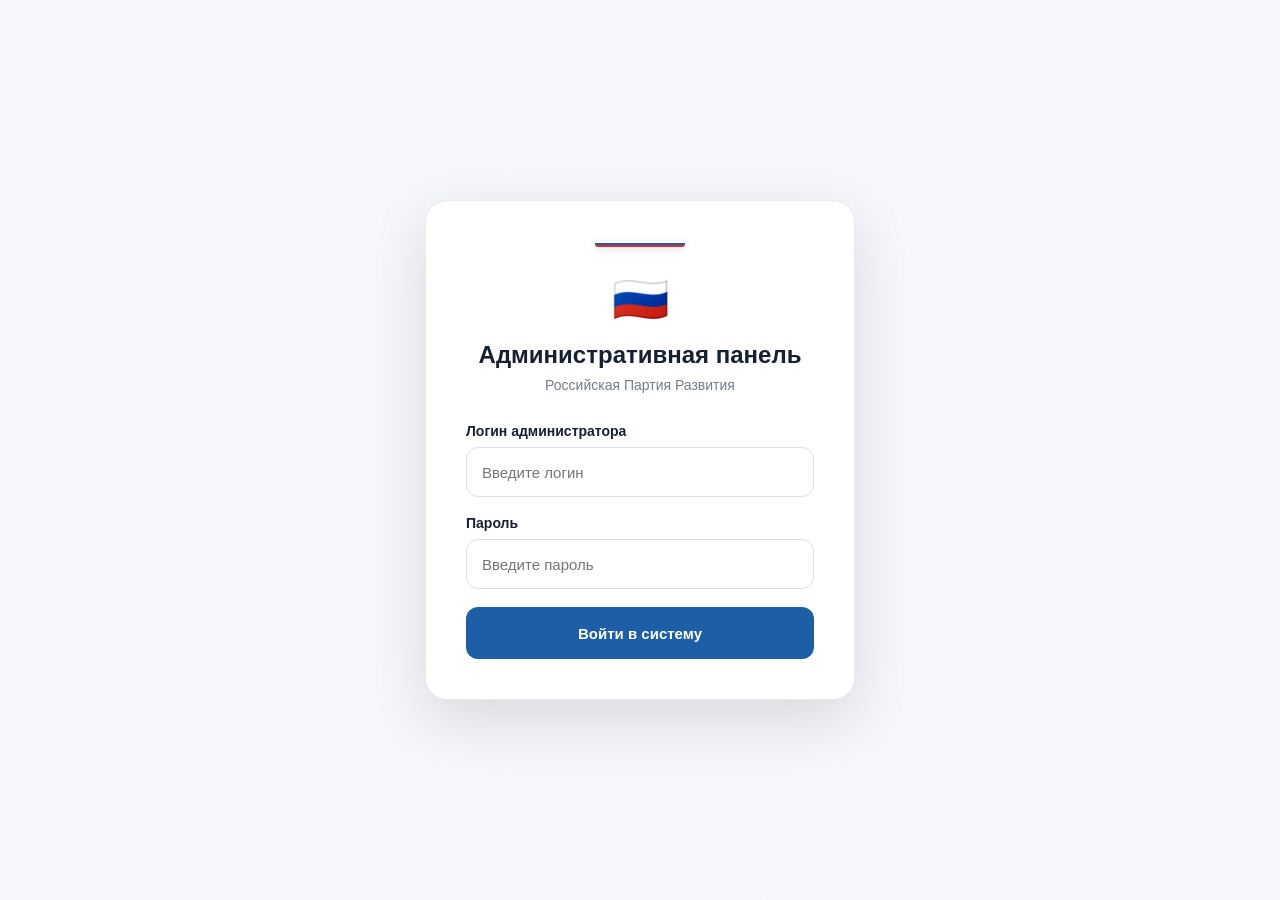
<file: admin.html>
<!DOCTYPE html>
<html lang="ru">
<head>
    <meta charset="UTF-8">
    <meta name="viewport" content="width=device-width, initial-scale=1.0">

    <title>Административная панель — Российская Партия Развития</title>

    <style>
        * {
            box-sizing: border-box;
            margin: 0;
            padding: 0;
        }

        body {
            font-family: Arial, Helvetica, sans-serif;
            background:
                linear-gradient(
                    rgba(245, 247, 250, 0.96),
                    rgba(245, 247, 250, 0.96)
                );
            color: #172033;
            min-height: 100vh;
        }

        /* =========================
           LOGIN
        ========================= */

        #loginPage {
            min-height: 100vh;
            display: flex;
            justify-content: center;
            align-items: center;
            padding: 20px;
        }

        .login-card {
            width: 100%;
            max-width: 430px;
            background: white;
            border-radius: 22px;
            padding: 40px;
            box-shadow: 0 20px 60px rgba(0, 0, 0, 0.12);
            border: 1px solid #e7eaf0;
        }

        .flag {
            width: 90px;
            height: 6px;
            margin: 0 auto 25px;
            border-radius: 20px;
            background: linear-gradient(
                to bottom,
                #ffffff 33%,
                #1d5fa7 33%,
                #1d5fa7 66%,
                #d62f2f 66%
            );
            box-shadow: 0 2px 8px rgba(0,0,0,0.12);
        }

        .login-logo {
            text-align: center;
            font-size: 46px;
            margin-bottom: 15px;
        }

        .login-card h1 {
            text-align: center;
            font-size: 24px;
            margin-bottom: 8px;
        }

        .login-card .subtitle {
            text-align: center;
            color: #737b8c;
            font-size: 14px;
            margin-bottom: 30px;
        }

        .field {
            margin-bottom: 18px;
        }

        .field label {
            display: block;
            font-weight: 700;
            font-size: 14px;
            margin-bottom: 8px;
        }

        .field input {
            width: 100%;
            height: 50px;
            border: 1px solid #d9dee8;
            border-radius: 12px;
            padding: 0 15px;
            font-size: 15px;
            outline: none;
            transition: .2s;
        }

        .field input:focus {
            border-color: #1d5fa7;
            box-shadow: 0 0 0 3px rgba(29,95,167,.12);
        }

        .login-button {
            width: 100%;
            height: 52px;
            border: none;
            border-radius: 12px;
            background: #1d5fa7;
            color: white;
            font-size: 15px;
            font-weight: 700;
            cursor: pointer;
            transition: .2s;
        }

        .login-button:hover {
            background: #174d88;
        }

        .login-button:disabled {
            opacity: .6;
            cursor: not-allowed;
        }

        #loginError {
            display: none;
            background: #fff0f0;
            border: 1px solid #ffd1d1;
            color: #c62828;
            padding: 12px;
            border-radius: 10px;
            margin-bottom: 18px;
            font-size: 14px;
            text-align: center;
        }

        /* =========================
           ADMIN
        ========================= */

        #adminPage {
            display: none;
            min-height: 100vh;
        }

        .topbar {
            height: 72px;
            background: white;
            border-bottom: 1px solid #e6e9ef;
            display: flex;
            align-items: center;
            justify-content: space-between;
            padding: 0 30px;
            position: sticky;
            top: 0;
            z-index: 100;
        }

        .brand {
            display: flex;
            align-items: center;
            gap: 12px;
            font-weight: 800;
        }

        .brand-icon {
            font-size: 28px;
        }

        .brand-text small {
            display: block;
            color: #7b8494;
            font-size: 11px;
            font-weight: 500;
            margin-top: 3px;
        }

        .user-area {
            display: flex;
            align-items: center;
            gap: 15px;
        }

        .username {
            font-weight: 700;
            font-size: 14px;
        }

        .logout-button {
            border: 1px solid #e0e4eb;
            background: white;
            padding: 9px 14px;
            border-radius: 9px;
            cursor: pointer;
            font-weight: 600;
        }

        .logout-button:hover {
            background: #f4f6f8;
        }

        .layout {
            display: flex;
            min-height: calc(100vh - 72px);
        }

        .sidebar {
            width: 250px;
            background: #111827;
            padding: 25px 15px;
            color: white;
        }

        .sidebar-title {
            color: #8f9aad;
            text-transform: uppercase;
            font-size: 10px;
            font-weight: 700;
            letter-spacing: 1px;
            margin: 10px 12px 12px;
        }

        .menu-button {
            width: 100%;
            border: none;
            background: transparent;
            color: #c8d0dc;
            text-align: left;
            padding: 13px 14px;
            border-radius: 9px;
            cursor: pointer;
            margin-bottom: 4px;
            font-size: 14px;
            font-weight: 600;
        }

        .menu-button:hover,
        .menu-button.active {
            background: #1d5fa7;
            color: white;
        }

        .content {
            flex: 1;
            padding: 35px;
            max-width: 1500px;
        }

        .page-title {
            margin-bottom: 8px;
            font-size: 30px;
        }

        .page-description {
            color: #727b8c;
            margin-bottom: 30px;
        }

        /* =========================
           STATISTICS
        ========================= */

        .stats {
            display: grid;
            grid-template-columns: repeat(5, 1fr);
            gap: 18px;
            margin-bottom: 30px;
        }

        .stat-card {
            background: white;
            border: 1px solid #e7eaf0;
            border-radius: 16px;
            padding: 22px;
            box-shadow: 0 6px 20px rgba(0,0,0,.04);
        }

        .stat-icon {
            font-size: 26px;
            margin-bottom: 14px;
        }

        .stat-number {
            font-size: 30px;
            font-weight: 800;
            margin-bottom: 5px;
        }

        .stat-name {
            color: #7a8291;
            font-size: 13px;
        }

        /* =========================
           PANELS
        ========================= */

        .panel {
            background: white;
            border: 1px solid #e7eaf0;
            border-radius: 16px;
            padding: 25px;
            margin-bottom: 20px;
            box-shadow: 0 6px 20px rgba(0,0,0,.04);
        }

        .panel h2 {
            font-size: 19px;
            margin-bottom: 10px;
        }

        .panel p {
            color: #737b8b;
            line-height: 1.6;
        }

        .quick-actions {
            display: grid;
            grid-template-columns: repeat(3, 1fr);
            gap: 15px;
            margin-top: 20px;
        }

        .action {
            border: 1px solid #e2e6ed;
            background: #fafbfd;
            padding: 20px;
            border-radius: 13px;
            cursor: pointer;
            transition: .2s;
        }

        .action:hover {
            border-color: #1d5fa7;
            transform: translateY(-2px);
        }

        .action strong {
            display: block;
            margin-bottom: 7px;
        }

        .action span {
            font-size: 13px;
            color: #7a8291;
        }

        .hidden {
            display: none !important;
        }

        .loading {
            text-align: center;
            padding: 40px;
            color: #7b8493;
        }

        /* =========================
           MOBILE
        ========================= */

        @media (max-width: 1100px) {
            .stats {
                grid-template-columns: repeat(2, 1fr);
            }
        }

        @media (max-width: 800px) {
            .sidebar {
                width: 190px;
            }

            .content {
                padding: 20px;
            }

            .quick-actions {
                grid-template-columns: 1fr;
            }
        }

        @media (max-width: 650px) {

            .topbar {
                padding: 0 15px;
            }

            .brand-text {
                display: none;
            }

            .sidebar {
                display: none;
            }

            .content {
                padding: 18px;
            }

            .stats {
                grid-template-columns: 1fr;
            }

            .page-title {
                font-size: 24px;
            }

            .login-card {
                padding: 28px 22px;
            }

            .username {
                display: none;
            }
        }
    </style>
</head>

<body>

<!-- =====================================
     СТРАНИЦА ВХОДА
===================================== -->

<div id="loginPage">

    <div class="login-card">

        <div class="flag"></div>

        <div class="login-logo">
            🇷🇺
        </div>

        <h1>
            Административная панель
        </h1>

        <div class="subtitle">
            Российская Партия Развития
        </div>

        <div id="loginError"></div>

        <form id="loginForm">

            <div class="field">

                <label for="username">
                    Логин администратора
                </label>

                <input
                    type="text"
                    id="username"
                    name="username"
                    placeholder="Введите логин"
                    autocomplete="username"
                    required
                >

            </div>

            <div class="field">

                <label for="password">
                    Пароль
                </label>

                <input
                    type="password"
                    id="password"
                    name="password"
                    placeholder="Введите пароль"
                    autocomplete="current-password"
                    required
                >

            </div>

            <button
                type="submit"
                class="login-button"
                id="loginButton"
            >
                Войти в систему
            </button>

        </form>

    </div>

</div>


<!-- =====================================
     АДМИН-ПАНЕЛЬ
===================================== -->

<div id="adminPage">

    <header class="topbar">

        <div class="brand">

            <div class="brand-icon">
                🇷🇺
            </div>

            <div class="brand-text">

                Российская Партия Развития

                <small>
                    Административная панель
                </small>

            </div>

        </div>


        <div class="user-area">

            <span
                class="username"
                id="adminUsername"
            >
                admin
            </span>

            <button
                class="logout-button"
                id="logoutButton"
            >
                Выйти
            </button>

        </div>

    </header>


    <div class="layout">


        <!-- =========================
             SIDEBAR
        ========================= -->

        <aside class="sidebar">

            <div class="sidebar-title">
                Управление
            </div>

            <button
                class="menu-button active"
                data-section="dashboard"
            >
                📊 Обзор
            </button>

            <button
                class="menu-button"
                data-section="appeals"
            >
                📩 Обращения граждан
            </button>

            <button
                class="menu-button"
                data-section="applications"
            >
                👥 Заявки в партию
            </button>

            <button
                class="menu-button"
                data-section="news"
            >
                📰 Новости
            </button>

            <button
                class="menu-button"
                data-section="documents"
            >
                📄 Документы
            </button>

            <button
                class="menu-button"
                data-section="votes"
            >
                🗳️ Голосования
            </button>

        </aside>


        <!-- =========================
             CONTENT
        ========================= -->

        <main class="content">


            <!-- DASHBOARD -->

            <section
                id="dashboard"
                class="section"
            >

                <h1 class="page-title">
                    Панель управления
                </h1>

                <p class="page-description">
                    Добро пожаловать в административную систему
                    Российской Партии Развития.
                </p>


                <div
                    class="stats"
                    id="stats"
                >

                    <div class="stat-card">

                        <div class="stat-icon">
                            📩
                        </div>

                        <div
                            class="stat-number"
                            id="statAppeals"
                        >
                            —
                        </div>

                        <div class="stat-name">
                            Обращения граждан
                        </div>

                    </div>


                    <div class="stat-card">

                        <div class="stat-icon">
                            👥
                        </div>

                        <div
                            class="stat-number"
                            id="statApplications"
                        >
                            —
                        </div>

                        <div class="stat-name">
                            Заявки в партию
                        </div>

                    </div>


                    <div class="stat-card">

                        <div class="stat-icon">
                            📰
                        </div>

                        <div
                            class="stat-number"
                            id="statNews"
                        >
                            —
                        </div>

                        <div class="stat-name">
                            Новости
                        </div>

                    </div>


                    <div class="stat-card">

                        <div class="stat-icon">
                            📄
                        </div>

                        <div
                            class="stat-number"
                            id="statDocuments"
                        >
                            —
                        </div>

                        <div class="stat-name">
                            Документы
                        </div>

                    </div>


                    <div class="stat-card">

                        <div class="stat-icon">
                            🗳️
                        </div>

                        <div
                            class="stat-number"
                            id="statVotes"
                        >
                            —
                        </div>

                        <div class="stat-name">
                            Голосования
                        </div>

                    </div>

                </div>


                <div class="panel">

                    <h2>
                        Быстрые действия
                    </h2>

                    <p>
                        Выберите раздел для управления
                        информацией партии.
                    </p>


                    <div class="quick-actions">

                        <div
                            class="action"
                            data-open="appeals"
                        >

                            <strong>
                                📩 Обращения граждан
                            </strong>

                            <span>
                                Просмотр и обработка обращений.
                            </span>

                        </div>


                        <div
                            class="action"
                            data-open="news"
                        >

                            <strong>
                                📰 Управление новостями
                            </strong>

                            <span>
                                Создание и публикация новостей.
                            </span>

                        </div>


                        <div
                            class="action"
                            data-open="votes"
                        >

                            <strong>
                                🗳️ Голосования
                            </strong>

                            <span>
                                Управление партийными голосованиями.
                            </span>

                        </div>

                    </div>

                </div>


                <div class="panel">

                    <h2>
                        Система подключена
                    </h2>

                    <p>
                        Административная панель подключена
                        к Cloudflare Worker и базе данных D1.
                    </p>

                </div>

            </section>


            <!-- APPEALS -->

            <section
                id="appeals"
                class="section hidden"
            >

                <h1 class="page-title">
                    Обращения граждан
                </h1>

                <p class="page-description">
                    Управление обращениями граждан Российской Партии Развития.
                </p>

                <div class="panel">

                    <h2>
                        Раздел обращений
                    </h2>

                    <p>
                        Здесь будут отображаться обращения,
                        поступившие через форму обращения граждан.
                    </p>

                </div>

            </section>


            <!-- APPLICATIONS -->

            <section
                id="applications"
                class="section hidden"
            >

                <h1 class="page-title">
                    Заявки в партию
                </h1>

                <p class="page-description">
                    Заявления граждан о вступлении в партию.
                </p>

                <div class="panel">

                    <h2>
                        Заявки
                    </h2>

                    <p>
                        Управление заявками будет подключено
                        к таблице membership_applications.
                    </p>

                </div>

            </section>


            <!-- NEWS -->

            <section
                id="news"
                class="section hidden"
            >

                <h1 class="page-title">
                    Новости
                </h1>

                <p class="page-description">
                    Создание и управление новостями партии.
                </p>

                <div class="panel">

                    <h2>
                        Управление новостями
                    </h2>

                    <p>
                        Здесь будет редактор публикаций
                        Российской Партии Развития.
                    </p>

                </div>

            </section>


            <!-- DOCUMENTS -->

            <section
                id="documents"
                class="section hidden"
            >

                <h1 class="page-title">
                    Документы
                </h1>

                <p class="page-description">
                    Уставы, приказы, постановления и другие документы партии.
                </p>

                <div class="panel">

                    <h2>
                        Архив документов
                    </h2>

                    <p>
                        Здесь будет управление документами партии.
                    </p>

                </div>

            </section>


            <!-- VOTES -->

            <section
                id="votes"
                class="section hidden"
            >

                <h1 class="page-title">
                    Голосования
                </h1>

                <p class="page-description">
                    Создание и управление партийными голосованиями.
                </p>

                <div class="panel">

                    <h2>
                        Управление голосованиями
                    </h2>

                    <p>
                        Здесь будет создание голосований,
                        вариантов ответа и просмотр результатов.
                    </p>

                </div>

            </section>


        </main>

    </div>

</div>


<script>

/* =====================================
   НАСТРОЙКИ
===================================== */

const API_URL =
    "https://quiet-paper-0314.hdkr6795.workers.dev";

const TOKEN_KEY =
    "rpr_admin_token";


/* =====================================
   ЭЛЕМЕНТЫ
===================================== */

const loginPage =
    document.getElementById(
        "loginPage"
    );

const adminPage =
    document.getElementById(
        "adminPage"
    );

const loginForm =
    document.getElementById(
        "loginForm"
    );

const loginButton =
    document.getElementById(
        "loginButton"
    );

const loginError =
    document.getElementById(
        "loginError"
    );

const adminUsername =
    document.getElementById(
        "adminUsername"
    );


/* =====================================
   ПОКАЗ ОШИБКИ
===================================== */

function showLoginError(
    message
) {

    loginError.textContent =
        message;

    loginError.style.display =
        "block";

}


/* =====================================
   СКРЫТЬ ОШИБКУ
===================================== */

function hideLoginError() {

    loginError.style.display =
        "none";

}


/* =====================================
   ПОКАЗ АДМИНКИ
===================================== */

function showAdmin(
    admin
) {

    loginPage.style.display =
        "none";

    adminPage.style.display =
        "block";


    if (admin) {

        adminUsername.textContent =
            admin.username || "admin";

    }


    loadStatistics();

}


/* =====================================
   ПОКАЗ LOGIN
===================================== */

function showLogin() {

    adminPage.style.display =
        "none";

    loginPage.style.display =
        "flex";

}


/* =====================================
   ВХОД
===================================== */

loginForm.addEventListener(
    "submit",
    async function(event) {

        event.preventDefault();

        hideLoginError();

        loginButton.disabled =
            true;

        loginButton.textContent =
            "Проверка...";


        const username =
            document
                .getElementById(
                    "username"
                )
                .value
                .trim();


        const password =
            document
                .getElementById(
                    "password"
                )
                .value;


        try {

            const response =
                await fetch(
                    API_URL +
                    "/api/admin/login",
                    {

                        method:
                            "POST",

                        headers: {
                            "Content-Type":
                                "application/json"
                        },

                        body:
                            JSON.stringify({
                                username,
                                password
                            })

                    }
                );


            const data =
                await response.json();


            if (
                !response.ok ||
                !data.success
            ) {

                showLoginError(
                    data.error ||
                    "Неверный логин или пароль"
                );

                return;

            }


            localStorage.setItem(
                TOKEN_KEY,
                data.token
            );


            showAdmin(
                data.admin
            );


        } catch (error) {

            console.error(
                error
            );

            showLoginError(
                "Не удалось подключиться к серверу."
            );

        } finally {

            loginButton.disabled =
                false;

            loginButton.textContent =
                "Войти в систему";

        }

    }
);


/* =====================================
   ПРОВЕРКА СУЩЕСТВУЮЩЕЙ СЕССИИ
===================================== */

async function checkSession() {

    const token =
        localStorage.getItem(
            TOKEN_KEY
        );


    if (!token) {

        showLogin();

        return;

    }


    try {

        const response =
            await fetch(
                API_URL +
                "/api/admin/me",
                {

                    method:
                        "GET",

                    headers: {
                        "Authorization":
                            "Bearer " +
                            token
                    }

                }
            );


        const data =
            await response.json();


        if (
            response.ok &&
            data.success
        ) {

            showAdmin(
                data.admin
            );

        } else {

            localStorage.removeItem(
                TOKEN_KEY
            );

            showLogin();

        }


    } catch (error) {

        console.error(
            error
        );

        showLogin();

    }

}


/* =====================================
   СТАТИСТИКА
===================================== */

async function loadStatistics() {

    const token =
        localStorage.getItem(
            TOKEN_KEY
        );


    if (!token) {
        return;
    }


    try {

        const response =
            await fetch(
                API_URL +
                "/api/admin/statistics",
                {

                    method:
                        "GET",

                    headers: {
                        "Authorization":
                            "Bearer " +
                            token
                    }

                }
            );


        const data =
            await response.json();


        if (
            !response.ok ||
            !data.success
        ) {

            return;

        }


        const statistics =
            data.statistics || {};


        document.getElementById(
            "statAppeals"
        ).textContent =
            statistics.appeals ?? 0;


        document.getElementById(
            "statApplications"
        ).textContent =
            statistics.applications ?? 0;


        document.getElementById(
            "statNews"
        ).textContent =
            statistics.news ?? 0;


        document.getElementById(
            "statDocuments"
        ).textContent =
            statistics.documents ?? 0;


        document.getElementById(
            "statVotes"
        ).textContent =
            statistics.votes ?? 0;


    } catch (error) {

        console.error(
            "Statistics error:",
            error
        );

    }

}


/* =====================================
   ВЫХОД
===================================== */

document
    .getElementById(
        "logoutButton"
    )
    .addEventListener(
        "click",
        async function() {

            const token =
                localStorage.getItem(
                    TOKEN_KEY
                );


            try {

                if (token) {

                    await fetch(
                        API_URL +
                        "/api/admin/logout",
                        {

                            method:
                                "POST",

                            headers: {
                                "Authorization":
                                    "Bearer " +
                                    token
                            }

                        }
                    );

                }

            } catch (error) {

                console.error(
                    error
                );

            }


            localStorage.removeItem(
                TOKEN_KEY
            );


            showLogin();

        }
    );


/* =====================================
   ПЕРЕКЛЮЧЕНИЕ РАЗДЕЛОВ
===================================== */

const menuButtons =
    document.querySelectorAll(
        ".menu-button"
    );

const sections =
    document.querySelectorAll(
        ".section"
    );


function openSection(
    sectionName
) {

    sections.forEach(
        section => {

            section.classList.add(
                "hidden"
            );

        }
    );


    const target =
        document.getElementById(
            sectionName
        );


    if (target) {

        target.classList.remove(
            "hidden"
        );

    }


    menuButtons.forEach(
        button => {

            button.classList.toggle(
                "active",
                button.dataset.section ===
                sectionName
            );

        }
    );

}


menuButtons.forEach(
    button => {

        button.addEventListener(
            "click",
            function() {

                openSection(
                    this.dataset.section
                );

            }
        );

    }
);


/* =====================================
   БЫСТРЫЕ КНОПКИ
===================================== */

document
    .querySelectorAll(
        "[data-open]"
    )
    .forEach(
        element => {

            element.addEventListener(
                "click",
                function() {

                    openSection(
                        this.dataset.open
                    );

                }
            );

        }
    );


/* =====================================
   ЗАПУСК
===================================== */

checkSession();

</script>

</body>
</html>
</file>
